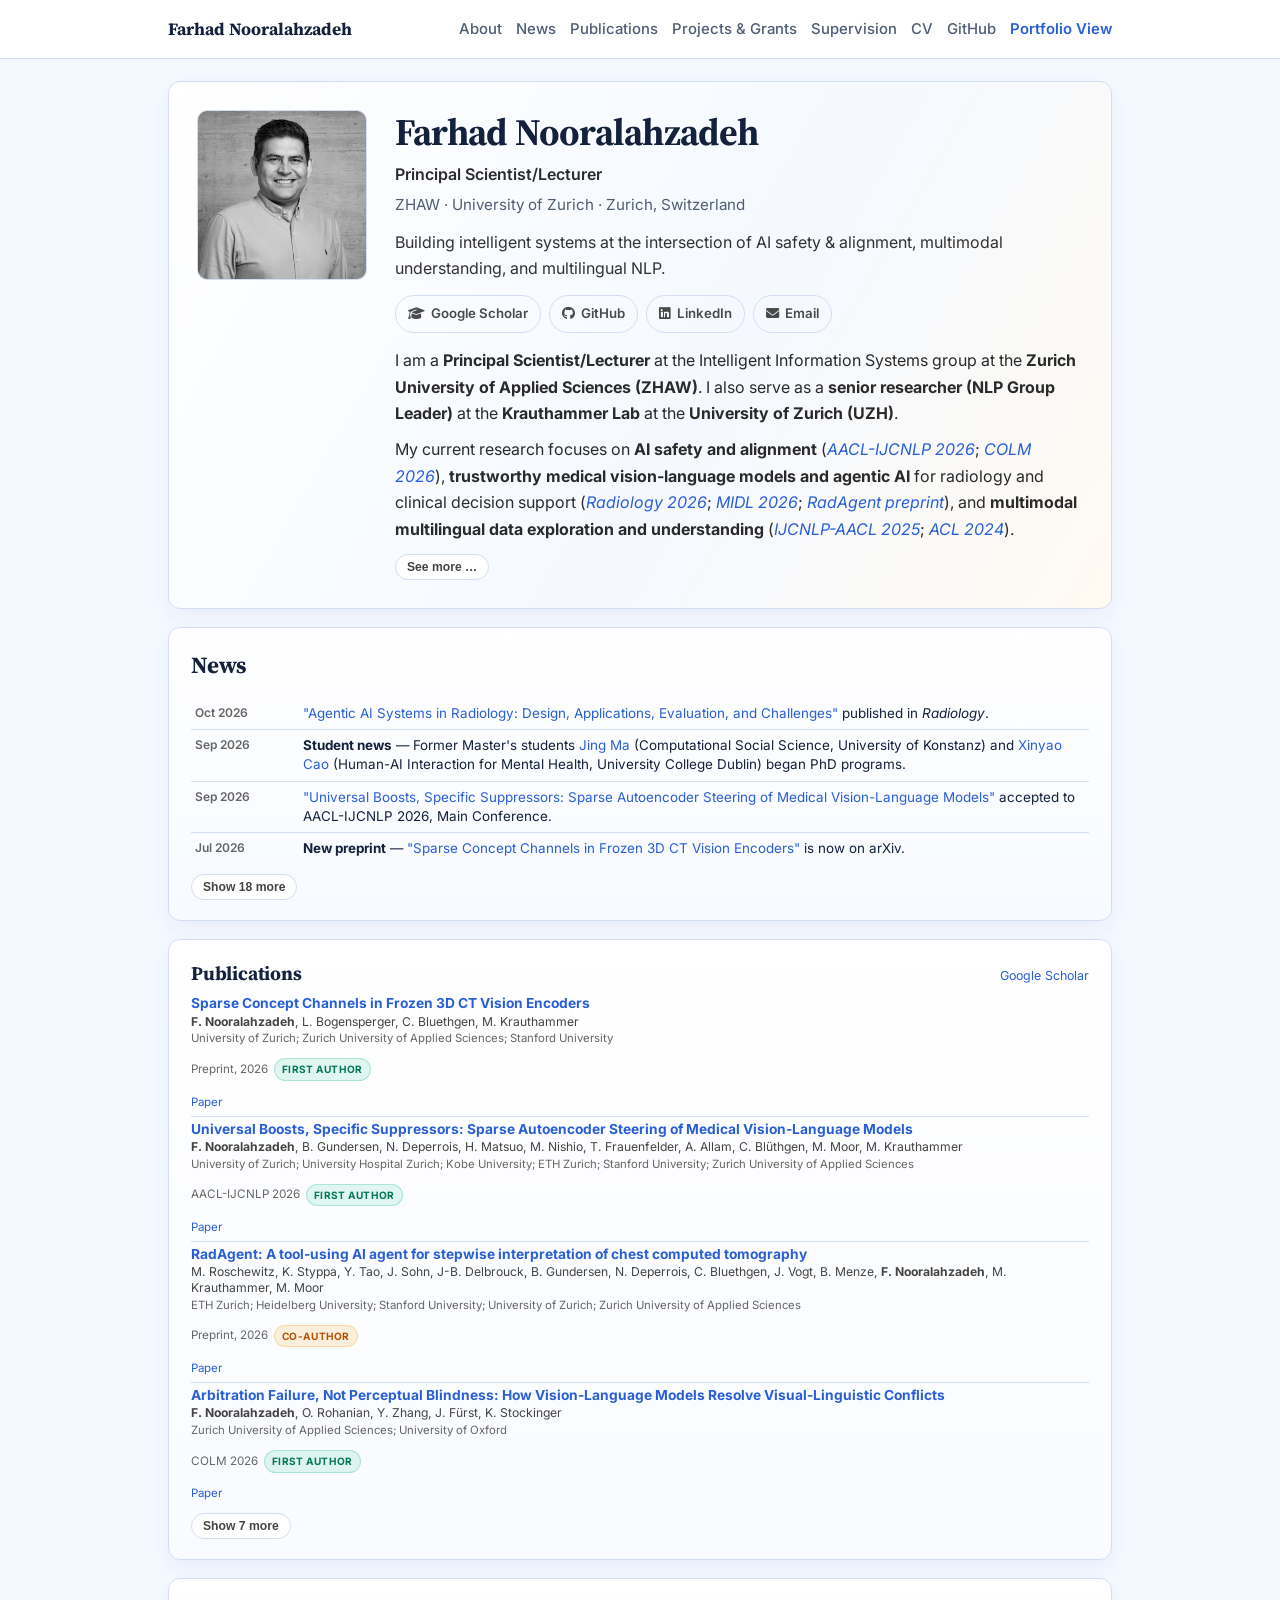
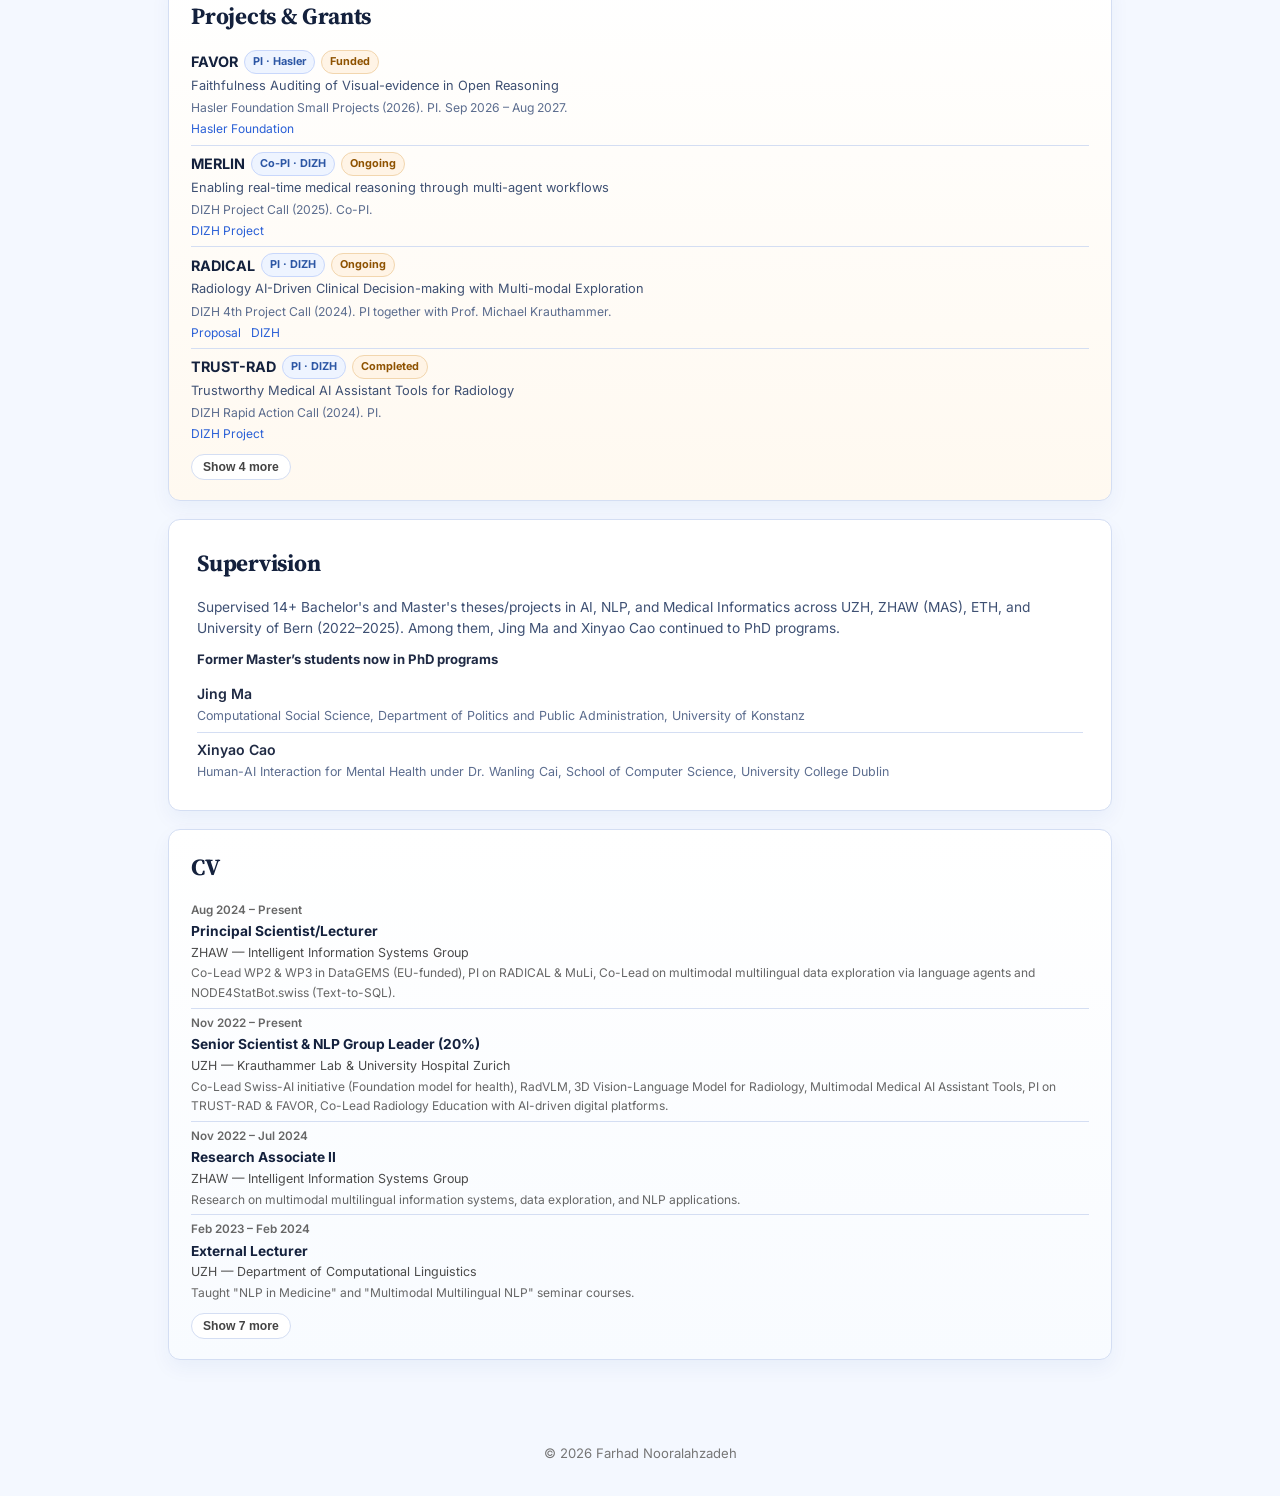
<file: index.html>
<!DOCTYPE html>
<html lang="en">
<head>
    <meta charset="UTF-8">
    <meta name="viewport" content="width=device-width, initial-scale=1.0">
    <title>Farhad Nooralahzadeh | Academic View</title>
    <meta name="description" content="Academic profile of Farhad Nooralahzadeh: research, news, publications, and CV timeline.">
    <link rel="preconnect" href="https://fonts.googleapis.com">
    <link rel="preconnect" href="https://fonts.gstatic.com" crossorigin>
    <link href="https://fonts.googleapis.com/css2?family=Inter:wght@400;500;600;700&family=Source+Serif+4:wght@400;600;700&display=swap" rel="stylesheet">
    <link rel="stylesheet" href="https://cdnjs.cloudflare.com/ajax/libs/font-awesome/6.5.1/css/all.min.css">
    <link rel="stylesheet" href="style_01.css?v=6">
</head>
<body>
    <header class="topbar">
        <div class="topbar-inner">
            <a href="#about" class="brand">Farhad Nooralahzadeh</a>
            <button class="menu-toggle" id="menuToggle" aria-label="Toggle menu">
                <i class="fas fa-bars"></i>
            </button>
            <nav class="menu" id="menu">
                <a href="#about">About</a>
                <a href="#news">News</a>
                <a href="#publications">Publications</a>
                <a href="#projects">Projects &amp; Grants</a>
                <a href="#supervision">Supervision</a>
                <a href="#cv">CV</a>
                <a href="#" id="githubLink" target="_blank" rel="noopener">GitHub</a>
                <a href="index_portfolio.html" class="switch-link">Portfolio View</a>
            </nav>
        </div>
    </header>

    <main class="page">
        <section id="about" class="hero card">
            <div class="hero-photo" id="heroPhoto"></div>
            <div class="hero-main">
                <h1 id="name"></h1>
                <p class="hero-role" id="title"></p>
                <p class="hero-affiliation" id="affiliation"></p>
                <p class="hero-tagline" id="tagline"></p>
                <div class="hero-links" id="heroLinks"></div>
                <div class="about-copy" id="aboutCopy"></div>
                <div class="section-toggle-wrap about-toggle-wrap">
                    <button class="section-toggle-btn" id="aboutToggleBtn" type="button" hidden>
                        See more …
                    </button>
                </div>
            </div>
        </section>

        <section id="news" class="section card">
            <h2>News</h2>
            <div class="news-table-wrap">
                <table class="news-table">
                    <tbody id="newsRows"></tbody>
                </table>
            </div>
            <div class="section-toggle-wrap">
                <button class="section-toggle-btn" id="newsToggleBtn" type="button" hidden>
                    Show more
                </button>
            </div>
        </section>

        <section id="publications" class="section card">
            <div class="section-head">
                <h2>Publications</h2>
                <a href="#" id="scholarLink" target="_blank" rel="noopener">Google Scholar</a>
            </div>
            <div class="pub-list" id="pubList"></div>
            <div class="section-toggle-wrap">
                <button class="section-toggle-btn" id="pubToggleBtn" type="button" hidden>
                    Show more
                </button>
            </div>
        </section>

        <section id="projects" class="section card">
            <h2>Projects &amp; Grants</h2>
            <div class="project-list" id="projectList"></div>
            <div class="section-toggle-wrap">
                <button class="section-toggle-btn" id="projectToggleBtn" type="button" hidden>
                    Show more
                </button>
            </div>
        </section>

        <section id="supervision" class="section card">
            <h2>Supervision</h2>
            <p class="supervision-summary" id="supervisionSummary"></p>
            <div class="supervision-list" id="supervisionList"></div>
        </section>

        <section id="cv" class="section card">
            <h2>CV</h2>
            <div class="cv-list" id="cvList"></div>
            <div class="section-toggle-wrap">
                <button class="section-toggle-btn" id="cvToggleBtn" type="button" hidden>
                    Show more
                </button>
            </div>
        </section>
    </main>

    <footer class="footer">
        <p>&copy; 2026 Farhad Nooralahzadeh</p>
    </footer>

    <script src="data.js?v=51"></script>
    <script src="script_01.js?v=6"></script>
</body>
</html>
</file>
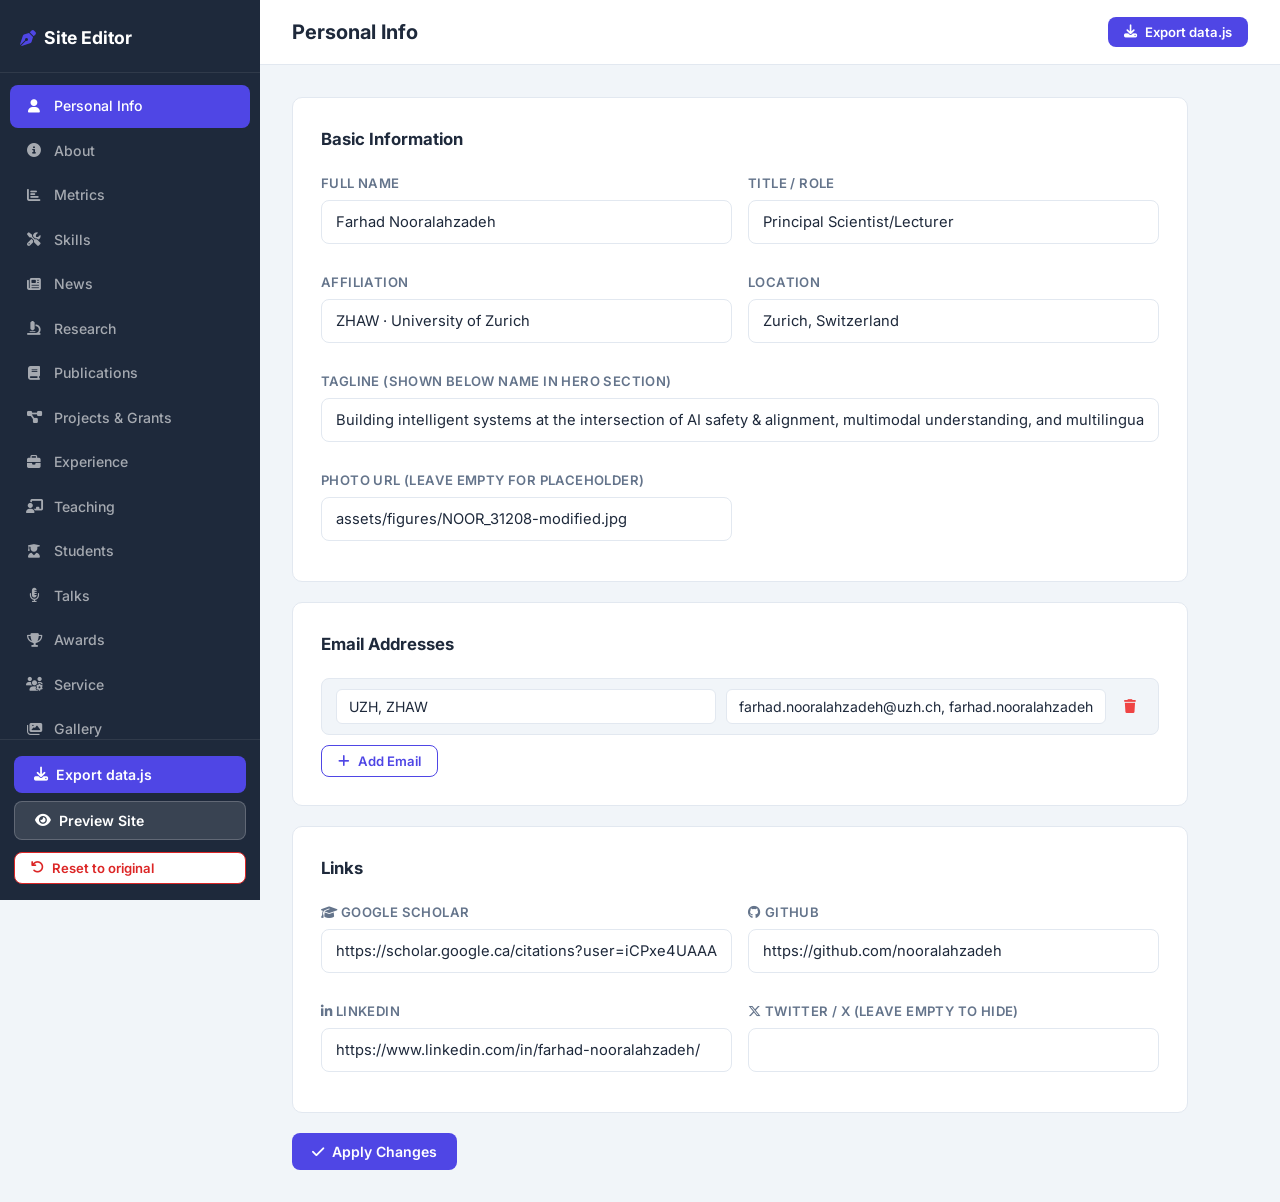
<file: admin.html>
<!DOCTYPE html>
<html lang="en">
<head>
    <meta charset="UTF-8">
    <meta name="viewport" content="width=device-width, initial-scale=1.0">
    <title>Site Editor — Farhad Nooralahzadeh</title>
    <link rel="preconnect" href="https://fonts.googleapis.com">
    <link rel="preconnect" href="https://fonts.gstatic.com" crossorigin>
    <link href="https://fonts.googleapis.com/css2?family=Inter:wght@300;400;500;600;700&display=swap" rel="stylesheet">
    <link rel="stylesheet" href="https://cdnjs.cloudflare.com/ajax/libs/font-awesome/6.5.1/css/all.min.css">
    <link rel="stylesheet" href="admin.css">
</head>
<body>
    <div class="admin-layout">
        <!-- Sidebar -->
        <aside class="sidebar" id="sidebar">
            <div class="sidebar-header">
                <h2><i class="fas fa-pen-nib"></i> Site Editor</h2>
                <button class="sidebar-close" id="sidebarClose"><i class="fas fa-times"></i></button>
            </div>
            <nav class="sidebar-nav">
                <a href="#" class="sidebar-link active" data-section="personal"><i class="fas fa-user"></i> Personal Info</a>
                <a href="#" class="sidebar-link" data-section="about"><i class="fas fa-info-circle"></i> About</a>
                <a href="#" class="sidebar-link" data-section="metrics"><i class="fas fa-chart-bar"></i> Metrics</a>
                <a href="#" class="sidebar-link" data-section="skills"><i class="fas fa-tools"></i> Skills</a>
                <a href="#" class="sidebar-link" data-section="news"><i class="fas fa-newspaper"></i> News</a>
                <a href="#" class="sidebar-link" data-section="research"><i class="fas fa-microscope"></i> Research</a>
                <a href="#" class="sidebar-link" data-section="publications"><i class="fas fa-book"></i> Publications</a>
                <a href="#" class="sidebar-link" data-section="projects"><i class="fas fa-project-diagram"></i> Projects & Grants</a>
                <a href="#" class="sidebar-link" data-section="experience"><i class="fas fa-briefcase"></i> Experience</a>
                <a href="#" class="sidebar-link" data-section="teaching"><i class="fas fa-chalkboard-teacher"></i> Teaching</a>
                <a href="#" class="sidebar-link" data-section="students"><i class="fas fa-user-graduate"></i> Students</a>
                <a href="#" class="sidebar-link" data-section="talks"><i class="fas fa-microphone-alt"></i> Talks</a>
                <a href="#" class="sidebar-link" data-section="awards"><i class="fas fa-trophy"></i> Awards</a>
                <a href="#" class="sidebar-link" data-section="service"><i class="fas fa-users-cog"></i> Service</a>
                <a href="#" class="sidebar-link" data-section="gallery"><i class="fas fa-images"></i> Gallery</a>
            </nav>
            <div class="sidebar-actions">
                <button class="btn btn-primary" id="btnSave"><i class="fas fa-download"></i> Export data.js</button>
                <button class="btn btn-secondary" id="btnPreview"><i class="fas fa-eye"></i> Preview Site</button>
                <button class="btn btn-outline btn-sm" id="btnReset" style="margin-top:4px;color:#dc2626;border-color:#dc2626"><i class="fas fa-undo"></i> Reset to original</button>
            </div>
        </aside>

        <!-- Main content -->
        <main class="main-content">
            <header class="main-header">
                <button class="menu-toggle" id="menuToggle"><i class="fas fa-bars"></i></button>
                <h1 id="sectionTitle">Personal Info</h1>
                <div class="header-actions">
                    <button class="btn btn-sm btn-primary" id="btnSaveTop"><i class="fas fa-download"></i> Export data.js</button>
                </div>
            </header>

            <div class="editor-area" id="editorArea">
                <!-- Dynamic content inserted here -->
            </div>
        </main>
    </div>

    <!-- Draft banner (shown only when NOT using dev server) -->
    <div class="draft-banner" id="draftBanner" style="display:none">
        <i class="fas fa-info-circle"></i>
        <span>Draft saved in browser only. Run <code style="background:#dbeafe;padding:2px 6px;border-radius:4px">python3 serve.py</code> to auto-save data.js, or click <strong>Export data.js</strong> to download manually.</span>
    </div>

    <!-- Toast notification -->
    <div class="toast" id="toast"></div>

    <script src="data.js?v=51"></script>
    <script>
    /* ==========================================================
       ADMIN EDITOR — Visual editor for data.js
       ========================================================== */

    // Load from localStorage if saved, otherwise from data.js
    // Version check: if data.js has a newer _dataVersion, discard the stale draft
    const STORAGE_KEY = 'siteDataDraft';
    let data;
    const saved = localStorage.getItem(STORAGE_KEY);
    if (saved) {
        try {
            const draft = JSON.parse(saved);
            const fileVersion = siteData._dataVersion || 0;
            const draftVersion = draft._dataVersion || 0;
            if (draftVersion < fileVersion) {
                console.log(`[Admin] data.js updated (v${fileVersion} > draft v${draftVersion}). Loading fresh data.`);
                data = JSON.parse(JSON.stringify(siteData));
                localStorage.removeItem(STORAGE_KEY);
            } else {
                data = draft;
                console.log('[Admin] Loaded draft from localStorage (v' + draftVersion + ')');
            }
        } catch (e) {
            data = JSON.parse(JSON.stringify(siteData));
        }
    } else {
        data = JSON.parse(JSON.stringify(siteData));
    }

    // Persist to localStorage AND write data.js via dev server
    function persistDraft() {
        localStorage.setItem(STORAGE_KEY, JSON.stringify(data));

        // Try to save data.js through the local dev server
        fetch('/save-data', {
            method: 'POST',
            headers: { 'Content-Type': 'application/json' },
            body: JSON.stringify(data)
        })
        .then(r => r.json())
        .then(res => {
            if (res.ok) {
                document.getElementById('draftBanner').style.display = 'none';
                console.log('[Admin] data.js saved to disk');
            }
        })
        .catch(() => {
            // Not running via dev server — show draft banner
            document.getElementById('draftBanner').style.display = '';
            console.log('[Admin] Saved to localStorage only (run serve.py for auto-save to data.js)');
        });
    }

    const editorArea = document.getElementById('editorArea');
    const sectionTitle = document.getElementById('sectionTitle');

    // ─── Sidebar navigation ─────────────────────────────
    document.querySelectorAll('.sidebar-link').forEach(link => {
        link.addEventListener('click', e => {
            e.preventDefault();
            document.querySelectorAll('.sidebar-link').forEach(l => l.classList.remove('active'));
            link.classList.add('active');
            const section = link.dataset.section;
            sectionTitle.textContent = link.textContent.trim();
            renderSection(section);
            // Close sidebar on mobile
            document.getElementById('sidebar').classList.remove('open');
        });
    });

    // Mobile menu
    document.getElementById('menuToggle').addEventListener('click', () => {
        document.getElementById('sidebar').classList.toggle('open');
    });
    document.getElementById('sidebarClose').addEventListener('click', () => {
        document.getElementById('sidebar').classList.remove('open');
    });

    // Save / Preview buttons
    document.getElementById('btnSave').addEventListener('click', downloadDataJS);
    document.getElementById('btnSaveTop').addEventListener('click', downloadDataJS);
    document.getElementById('btnPreview').addEventListener('click', () => {
        window.open('index.html', '_blank');
    });

    document.getElementById('btnReset').addEventListener('click', () => {
        if (confirm('Reset all changes and revert to the original data.js? This cannot be undone.')) {
            localStorage.removeItem(STORAGE_KEY);
            data = JSON.parse(JSON.stringify(siteData));
            renderSection('personal');
            document.querySelectorAll('.sidebar-link').forEach(l => l.classList.remove('active'));
            document.querySelector('.sidebar-link[data-section="personal"]').classList.add('active');
            sectionTitle.textContent = 'Personal Info';
            document.getElementById('draftBanner').style.display = 'none';
            showToast('Reset to original data.js');
        }
    });

    // ─── Section Renderers ──────────────────────────────
    function renderSection(section) {
        const renderers = {
            personal: renderPersonalEditor,
            about: renderAboutEditor,
            metrics: renderMetricsEditor,
            skills: renderSkillsEditor,
            news: renderNewsEditor,
            research: renderResearchEditor,
            publications: renderPublicationsEditor,
            projects: renderProjectsEditor,
            experience: renderExperienceEditor,
            teaching: renderTeachingEditor,
            students: renderStudentsEditor,
            talks: renderTalksEditor,
            awards: renderAwardsEditor,
            service: renderServiceEditor,
            gallery: renderGalleryEditor
        };
        (renderers[section] || renderers.personal)();
    }

    // ─── PERSONAL INFO ──────────────────────────────────
    function renderPersonalEditor() {
        const d = data.personal;
        editorArea.innerHTML = `
            <div class="editor-card">
                <h3>Basic Information</h3>
                <div class="form-grid">
                    <div class="form-group">
                        <label>Full Name</label>
                        <input type="text" id="p-name" value="${esc(d.name)}">
                    </div>
                    <div class="form-group">
                        <label>Title / Role</label>
                        <input type="text" id="p-title" value="${esc(d.title)}">
                    </div>
                    <div class="form-group">
                        <label>Affiliation</label>
                        <input type="text" id="p-affiliation" value="${esc(d.affiliation)}">
                    </div>
                    <div class="form-group">
                        <label>Location</label>
                        <input type="text" id="p-location" value="${esc(d.location || '')}" placeholder="e.g. Zurich, Switzerland">
                    </div>
                    <div class="form-group col-span-full">
                        <label>Tagline (shown below name in hero section)</label>
                        <input type="text" id="p-tagline" value="${esc(d.tagline || '')}" placeholder="e.g. Building intelligent systems at the intersection of...">
                    </div>
                    <div class="form-group">
                        <label>Photo URL (leave empty for placeholder)</label>
                        <input type="text" id="p-photo" value="${esc(d.photo)}" placeholder="e.g. assets/profile.jpg">
                    </div>
                </div>
            </div>

            <div class="editor-card">
                <h3>Email Addresses</h3>
                <div id="emails-list">
                    ${d.emails.map((e, i) => `
                        <div class="inline-group" data-idx="${i}">
                            <input type="text" placeholder="Label" value="${esc(e.label)}" data-field="label">
                            <input type="email" placeholder="Email" value="${esc(e.address)}" data-field="address">
                            <button class="btn-icon btn-danger" onclick="removeEmail(${i})"><i class="fas fa-trash"></i></button>
                        </div>`).join('')}
                </div>
                <button class="btn btn-sm btn-outline" onclick="addEmail()"><i class="fas fa-plus"></i> Add Email</button>
            </div>

            <div class="editor-card">
                <h3>Links</h3>
                <div class="form-grid">
                    <div class="form-group">
                        <label><i class="fas fa-graduation-cap"></i> Google Scholar</label>
                        <input type="url" id="p-scholar" value="${esc(d.links.scholar)}">
                    </div>
                    <div class="form-group">
                        <label><i class="fab fa-github"></i> GitHub</label>
                        <input type="url" id="p-github" value="${esc(d.links.github)}">
                    </div>
                    <div class="form-group">
                        <label><i class="fab fa-linkedin-in"></i> LinkedIn</label>
                        <input type="url" id="p-linkedin" value="${esc(d.links.linkedin)}">
                    </div>
                    <div class="form-group">
                        <label><i class="fab fa-x-twitter"></i> Twitter / X (leave empty to hide)</label>
                        <input type="url" id="p-twitter" value="${esc(d.links.twitter)}">
                    </div>
                </div>
            </div>
            <button class="btn btn-primary" onclick="savePersonal()"><i class="fas fa-check"></i> Apply Changes</button>
        `;
    }

    function savePersonal() {
        data.personal.name = val('p-name');
        data.personal.title = val('p-title');
        data.personal.affiliation = val('p-affiliation');
        data.personal.location = val('p-location');
        data.personal.tagline = val('p-tagline');
        data.personal.photo = val('p-photo');
        data.personal.links.scholar = val('p-scholar');
        data.personal.links.github = val('p-github');
        data.personal.links.linkedin = val('p-linkedin');
        data.personal.links.twitter = val('p-twitter');

        // Emails
        data.personal.emails = [];
        document.querySelectorAll('#emails-list .inline-group').forEach(row => {
            const label = row.querySelector('[data-field="label"]').value.trim();
            const address = row.querySelector('[data-field="address"]').value.trim();
            if (label && address) data.personal.emails.push({ label, address });
        });
        persistDraft();
        showToast('Personal info saved');
    }

    window.addEmail = function() {
        data.personal.emails.push({ label: '', address: '' });
        renderPersonalEditor();
    };
    window.removeEmail = function(i) {
        data.personal.emails.splice(i, 1);
        renderPersonalEditor();
    };

    // ─── ABOUT ──────────────────────────────────────────
    function renderAboutEditor() {
        const d = data.about;
        editorArea.innerHTML = `
            <div class="editor-card">
                <h3>About Paragraphs <span class="hint">HTML allowed (e.g. &lt;strong&gt;, &lt;em&gt;, &lt;a&gt;)</span></h3>
                <div id="about-paragraphs">
                    ${d.paragraphs.map((p, i) => `
                        <div class="form-group">
                            <label>Paragraph ${i + 1}
                                <button class="btn-icon btn-danger float-right" onclick="removeAboutParagraph(${i})"><i class="fas fa-trash"></i></button>
                            </label>
                            <textarea rows="4" data-idx="${i}">${esc(p)}</textarea>
                        </div>`).join('')}
                </div>
                <button class="btn btn-sm btn-outline" onclick="addAboutParagraph()"><i class="fas fa-plus"></i> Add Paragraph</button>
            </div>

            <div class="editor-card">
                <h3>Highlight Cards</h3>
                <div id="about-highlights">
                    ${d.highlights.map((h, i) => `
                        <div class="card-group" data-idx="${i}">
                            <div class="card-group-header">
                                <strong>Card ${i + 1}</strong>
                                <button class="btn-icon btn-danger" onclick="removeHighlight(${i})"><i class="fas fa-trash"></i></button>
                            </div>
                            <div class="form-grid-3">
                                <div class="form-group">
                                    <label>Icon (FA class)</label>
                                    <input type="text" value="${esc(h.icon)}" data-field="icon">
                                </div>
                                <div class="form-group">
                                    <label>Title</label>
                                    <input type="text" value="${esc(h.title)}" data-field="title">
                                </div>
                                <div class="form-group">
                                    <label>Text</label>
                                    <input type="text" value="${esc(h.text)}" data-field="text">
                                </div>
                            </div>
                        </div>`).join('')}
                </div>
                <button class="btn btn-sm btn-outline" onclick="addHighlight()"><i class="fas fa-plus"></i> Add Card</button>
            </div>
            <button class="btn btn-primary" onclick="saveAbout()"><i class="fas fa-check"></i> Apply Changes</button>
        `;
    }

    function saveAbout() {
        data.about.paragraphs = [];
        document.querySelectorAll('#about-paragraphs textarea').forEach(ta => {
            if (ta.value.trim()) data.about.paragraphs.push(ta.value.trim());
        });
        data.about.highlights = [];
        document.querySelectorAll('#about-highlights .card-group').forEach(card => {
            data.about.highlights.push({
                icon: card.querySelector('[data-field="icon"]').value.trim(),
                title: card.querySelector('[data-field="title"]').value.trim(),
                text: card.querySelector('[data-field="text"]').value.trim()
            });
        });
        persistDraft();
        showToast('About section saved');
    }

    window.addAboutParagraph = function() { data.about.paragraphs.push(''); renderAboutEditor(); };
    window.removeAboutParagraph = function(i) { data.about.paragraphs.splice(i, 1); renderAboutEditor(); };
    window.addHighlight = function() { data.about.highlights.push({ icon: 'fas fa-star', title: '', text: '' }); renderAboutEditor(); };
    window.removeHighlight = function(i) { data.about.highlights.splice(i, 1); renderAboutEditor(); };

    // ─── METRICS ────────────────────────────────────────
    function renderMetricsEditor() {
        if (!data.metrics) data.metrics = [];
        editorArea.innerHTML = `
            <div class="editor-card">
                <div class="card-header-flex">
                    <h3>Impact Metrics Bar <span class="hint">Shown in the About section (e.g. "23+ Publications")</span></h3>
                    <button class="btn btn-sm btn-outline" onclick="addMetric()"><i class="fas fa-plus"></i> Add Metric</button>
                </div>
                <div id="metric-items">
                    ${data.metrics.map((m, i) => `
                        <div class="inline-group" data-idx="${i}">
                            <input type="text" placeholder="Value (e.g. 23+)" value="${esc(m.value)}" data-field="value" style="flex:0 0 120px">
                            <input type="text" placeholder="Label (e.g. Publications)" value="${esc(m.label)}" data-field="label">
                            ${i > 0 ? `<button class="btn-icon" onclick="moveItem('metrics',${i},-1)" title="Move up"><i class="fas fa-arrow-up"></i></button>` : ''}
                            ${i < data.metrics.length - 1 ? `<button class="btn-icon" onclick="moveItem('metrics',${i},1)" title="Move down"><i class="fas fa-arrow-down"></i></button>` : ''}
                            <button class="btn-icon btn-danger" onclick="removeMetric(${i})"><i class="fas fa-trash"></i></button>
                        </div>`).join('')}
                    ${data.metrics.length === 0 ? '<p class="empty-msg">No metrics added yet.</p>' : ''}
                </div>
            </div>
            <button class="btn btn-primary" onclick="saveMetrics()"><i class="fas fa-check"></i> Apply Changes</button>
        `;
    }

    function saveMetrics() {
        data.metrics = [];
        document.querySelectorAll('#metric-items .inline-group').forEach(row => {
            data.metrics.push({
                value: row.querySelector('[data-field="value"]').value.trim(),
                label: row.querySelector('[data-field="label"]').value.trim()
            });
        });
        persistDraft();
        showToast('Metrics saved');
    }

    window.addMetric = function() { data.metrics.push({ value: '', label: '' }); renderMetricsEditor(); };
    window.removeMetric = function(i) { data.metrics.splice(i, 1); renderMetricsEditor(); };

    // ─── SKILLS ─────────────────────────────────────────
    function renderSkillsEditor() {
        if (!data.skills) data.skills = [];
        editorArea.innerHTML = `
            <div class="editor-card">
                <div class="card-header-flex">
                    <h3>Technical Expertise <span class="hint">Skill categories shown in the "Technical Expertise" section</span></h3>
                    <button class="btn btn-sm btn-outline" onclick="addSkillCategory()"><i class="fas fa-plus"></i> Add Category</button>
                </div>
                <div id="skill-items">
                    ${data.skills.map((cat, i) => `
                        <div class="list-card" data-idx="${i}">
                            <div class="list-card-header">
                                <strong>${cat.category || 'New Category'}</strong>
                                <div class="list-card-actions">
                                    ${i > 0 ? `<button class="btn-icon" onclick="moveItem('skills',${i},-1)" title="Move up"><i class="fas fa-arrow-up"></i></button>` : ''}
                                    ${i < data.skills.length - 1 ? `<button class="btn-icon" onclick="moveItem('skills',${i},1)" title="Move down"><i class="fas fa-arrow-down"></i></button>` : ''}
                                    <button class="btn-icon btn-danger" onclick="removeSkillCategory(${i})"><i class="fas fa-trash"></i></button>
                                </div>
                            </div>
                            <div class="form-group">
                                <label>Category Name</label>
                                <input type="text" value="${esc(cat.category)}" data-field="category" placeholder="e.g. AI & Machine Learning">
                            </div>
                            <div class="form-group">
                                <label>Items (comma-separated)</label>
                                <textarea rows="2" data-field="items">${esc((cat.items || []).join(', '))}</textarea>
                            </div>
                        </div>`).join('')}
                    ${data.skills.length === 0 ? '<p class="empty-msg">No skill categories added yet.</p>' : ''}
                </div>
            </div>
            <button class="btn btn-primary" onclick="saveSkills()"><i class="fas fa-check"></i> Apply Changes</button>
        `;
    }

    function saveSkills() {
        data.skills = [];
        document.querySelectorAll('#skill-items .list-card').forEach(card => {
            const itemsRaw = card.querySelector('[data-field="items"]').value.trim();
            data.skills.push({
                category: card.querySelector('[data-field="category"]').value.trim(),
                items: itemsRaw ? itemsRaw.split(',').map(s => s.trim()).filter(Boolean) : []
            });
        });
        persistDraft();
        showToast('Skills saved');
    }

    window.addSkillCategory = function() { data.skills.push({ category: '', items: [] }); renderSkillsEditor(); };
    window.removeSkillCategory = function(i) { data.skills.splice(i, 1); renderSkillsEditor(); };

    // ─── NEWS ───────────────────────────────────────────
    function renderNewsEditor() {
        editorArea.innerHTML = `
            <div class="editor-card">
                <div class="card-header-flex">
                    <h3>News Items <span class="hint">Newest first. HTML allowed in text.</span></h3>
                    <button class="btn btn-sm btn-outline" onclick="addNews()"><i class="fas fa-plus"></i> Add News</button>
                </div>
                <div id="news-items">
                    ${data.news.map((n, i) => `
                        <div class="list-card" data-idx="${i}">
                            <div class="list-card-header">
                                <span class="list-card-badge">${n.month} ${n.year}</span>
                                <div class="list-card-actions">
                                    ${i > 0 ? `<button class="btn-icon" onclick="moveItem('news',${i},-1)" title="Move up"><i class="fas fa-arrow-up"></i></button>` : ''}
                                    ${i < data.news.length - 1 ? `<button class="btn-icon" onclick="moveItem('news',${i},1)" title="Move down"><i class="fas fa-arrow-down"></i></button>` : ''}
                                    <button class="btn-icon btn-danger" onclick="removeNews(${i})"><i class="fas fa-trash"></i></button>
                                </div>
                            </div>
                            <div class="form-grid-3">
                                <div class="form-group">
                                    <label>Month</label>
                                    <input type="text" value="${esc(n.month)}" data-field="month" placeholder="e.g. Feb">
                                </div>
                                <div class="form-group">
                                    <label>Year</label>
                                    <input type="text" value="${esc(n.year)}" data-field="year" placeholder="e.g. 2025">
                                </div>
                                <div class="form-group">
                                    <label>Icon</label>
                                    <select data-field="icon">
                                        <option value="fas fa-newspaper" ${n.icon === 'fas fa-newspaper' ? 'selected' : ''}>📰 News</option>
                                        <option value="fas fa-file-alt" ${n.icon === 'fas fa-file-alt' ? 'selected' : ''}>📄 Paper</option>
                                        <option value="fas fa-trophy" ${n.icon === 'fas fa-trophy' ? 'selected' : ''}>🏆 Award</option>
                                        <option value="fas fa-users" ${n.icon === 'fas fa-users' ? 'selected' : ''}>👥 Talk</option>
                                        <option value="fas fa-code" ${n.icon === 'fas fa-code' ? 'selected' : ''}>💻 Code</option>
                                        <option value="fas fa-bullhorn" ${n.icon === 'fas fa-bullhorn' ? 'selected' : ''}>📢 Announcement</option>
                                        <option value="fas fa-star" ${n.icon === 'fas fa-star' ? 'selected' : ''}>⭐ Highlight</option>
                                    </select>
                                </div>
                            </div>
                            <div class="form-group">
                                <label>Text (HTML allowed)</label>
                                <textarea rows="3" data-field="text">${esc(n.text)}</textarea>
                            </div>
                        </div>`).join('')}
                </div>
            </div>
            <button class="btn btn-primary" onclick="saveNews()"><i class="fas fa-check"></i> Apply Changes</button>
        `;
    }

    function saveNews() {
        data.news = [];
        document.querySelectorAll('#news-items .list-card').forEach(card => {
            data.news.push({
                month: card.querySelector('[data-field="month"]').value.trim(),
                year: card.querySelector('[data-field="year"]').value.trim(),
                icon: card.querySelector('[data-field="icon"]').value,
                text: card.querySelector('[data-field="text"]').value.trim()
            });
        });
        persistDraft();
        showToast('News saved');
    }

    window.addNews = function() {
        data.news.unshift({ month: '', year: new Date().getFullYear().toString(), icon: 'fas fa-newspaper', text: '' });
        renderNewsEditor();
    };
    window.removeNews = function(i) { data.news.splice(i, 1); renderNewsEditor(); };

    // ─── RESEARCH ───────────────────────────────────────
    function renderResearchEditor() {
        editorArea.innerHTML = `
            <div class="editor-card">
                <div class="card-header-flex">
                    <h3>Research Interests</h3>
                    <button class="btn btn-sm btn-outline" onclick="addResearch()"><i class="fas fa-plus"></i> Add</button>
                </div>
                <div id="research-items">
                    ${data.research.map((r, i) => `
                        <div class="list-card" data-idx="${i}">
                            <div class="list-card-header">
                                <strong><i class="${r.icon}"></i> ${r.title || 'New Interest'}</strong>
                                <button class="btn-icon btn-danger" onclick="removeResearch(${i})"><i class="fas fa-trash"></i></button>
                            </div>
                            <div class="form-grid-3">
                                <div class="form-group">
                                    <label>Icon (FA class)</label>
                                    <input type="text" value="${esc(r.icon)}" data-field="icon">
                                </div>
                                <div class="form-group col-span-2">
                                    <label>Title</label>
                                    <input type="text" value="${esc(r.title)}" data-field="title">
                                </div>
                            </div>
                            <div class="form-group">
                                <label>Description</label>
                                <textarea rows="2" data-field="text">${esc(r.text)}</textarea>
                            </div>
                            <div class="form-group">
                                <label>Subtopics (one per line)</label>
                                <textarea rows="3" data-field="subtopics">${esc((r.subtopics || []).join('\n'))}</textarea>
                            </div>
                        </div>`).join('')}
                </div>
            </div>
            <button class="btn btn-primary" onclick="saveResearch()"><i class="fas fa-check"></i> Apply Changes</button>
        `;
    }

    function saveResearch() {
        data.research = [];
        document.querySelectorAll('#research-items .list-card').forEach(card => {
            const subtopicsRaw = card.querySelector('[data-field="subtopics"]').value.trim();
            const subtopics = subtopicsRaw ? subtopicsRaw.split('\n').map(s => s.trim()).filter(Boolean) : [];
            data.research.push({
                icon: card.querySelector('[data-field="icon"]').value.trim(),
                title: card.querySelector('[data-field="title"]').value.trim(),
                text: card.querySelector('[data-field="text"]').value.trim(),
                subtopics: subtopics
            });
        });
        persistDraft();
        showToast('Research interests saved');
    }

    window.addResearch = function() { data.research.push({ icon: 'fas fa-star', title: '', text: '', subtopics: [] }); renderResearchEditor(); };
    window.removeResearch = function(i) { data.research.splice(i, 1); renderResearchEditor(); };

    // ─── PUBLICATIONS ───────────────────────────────────
    function renderPublicationsEditor() {
        editorArea.innerHTML = `
            <div class="editor-card">
                <div class="card-header-flex">
                    <h3>Publications <span class="hint">HTML allowed in authors field.</span></h3>
                    <button class="btn btn-sm btn-outline" onclick="addPublication()"><i class="fas fa-plus"></i> Add</button>
                </div>
                <div id="pub-items">
                    ${data.publications.map((p, i) => `
                        <div class="list-card" data-idx="${i}">
                            <div class="list-card-header">
                                <strong>${p.title || 'New Publication'}</strong>
                                <div class="list-card-actions">
                                    ${i > 0 ? `<button class="btn-icon" onclick="moveItem('publications',${i},-1)"><i class="fas fa-arrow-up"></i></button>` : ''}
                                    ${i < data.publications.length - 1 ? `<button class="btn-icon" onclick="moveItem('publications',${i},1)"><i class="fas fa-arrow-down"></i></button>` : ''}
                                    <button class="btn-icon btn-danger" onclick="removePublication(${i})"><i class="fas fa-trash"></i></button>
                                </div>
                            </div>
                            <div class="form-grid">
                                <div class="form-group">
                                    <label>Title</label>
                                    <input type="text" value="${esc(p.title)}" data-field="title">
                                </div>
                                <div class="form-group">
                                    <label>URL</label>
                                    <input type="url" value="${esc(p.url)}" data-field="url">
                                </div>
                                <div class="form-group">
                                    <label>Authors (HTML)</label>
                                    <input type="text" value="${esc(p.authors)}" data-field="authors">
                                </div>
                                <div class="form-group">
                                    <label>Venue</label>
                                    <input type="text" value="${esc(p.venue)}" data-field="venue">
                                </div>
                                <div class="form-group">
                                    <label>Category</label>
                                    <input type="text" value="${esc(p.category)}" data-field="category" placeholder="e.g. medical-ai, nlp, preprint">
                                </div>
                                <div class="form-group">
                                    <label>Role</label>
                                    <select data-field="role">
                                        <option value=""${!p.role ? ' selected' : ''}>— None —</option>
                                        <option value="First Author"${p.role === 'First Author' ? ' selected' : ''}>First Author</option>
                                        <option value="Senior Author"${p.role === 'Senior Author' ? ' selected' : ''}>Senior Author</option>
                                        <option value="Corresponding"${p.role === 'Corresponding' ? ' selected' : ''}>Corresponding</option>
                                    </select>
                                </div>
                                <div class="form-group">
                                    <label>Figure Icon (if no image)</label>
                                    <input type="text" value="${esc(p.figureIcon)}" data-field="figureIcon">
                                </div>
                                <div class="form-group col-span-full">
                                    <label>Figure Image Path</label>
                                    <input type="text" value="${esc(p.figure)}" data-field="figure" placeholder="e.g. assets/figures/paper.png">
                                </div>
                            </div>
                            <div class="form-group">
                                <label>Keywords (comma-separated)</label>
                                <input type="text" value="${esc((p.keywords || []).join(', '))}" data-field="keywords" placeholder="e.g. VLM, Radiology, GRPO">
                            </div>
                            <div class="form-group">
                                <label>Links (JSON array: [{"label":"Paper","url":"..."}])</label>
                                <textarea rows="2" data-field="links">${esc(JSON.stringify(p.links))}</textarea>
                            </div>
                        </div>`).join('')}
                </div>
            </div>
            <button class="btn btn-primary" onclick="savePublications()"><i class="fas fa-check"></i> Apply Changes</button>
        `;
    }

    function savePublications() {
        data.publications = [];
        document.querySelectorAll('#pub-items .list-card').forEach(card => {
            let links = [];
            try { links = JSON.parse(card.querySelector('[data-field="links"]').value); } catch(e) {}
            const keywordsRaw = card.querySelector('[data-field="keywords"]').value.trim();
            const keywords = keywordsRaw ? keywordsRaw.split(',').map(k => k.trim()).filter(Boolean) : [];
            const role = card.querySelector('[data-field="role"]').value;
            const pubObj = {
                category: card.querySelector('[data-field="category"]').value.trim(),
                authors: card.querySelector('[data-field="authors"]').value.trim(),
                title: card.querySelector('[data-field="title"]').value.trim(),
                url: card.querySelector('[data-field="url"]').value.trim(),
                venue: card.querySelector('[data-field="venue"]').value.trim(),
                figure: card.querySelector('[data-field="figure"]').value.trim(),
                figureIcon: card.querySelector('[data-field="figureIcon"]').value.trim(),
                keywords,
                links
            };
            if (role) pubObj.role = role;
            data.publications.push(pubObj);
        });
        persistDraft();
        showToast('Publications saved');
    }

    window.addPublication = function() {
        data.publications.push({ category: '', authors: '<strong>F. Nooralahzadeh</strong>, et al.', title: '', url: '', venue: '', figure: '', figureIcon: 'fas fa-file-alt', role: '', keywords: [], links: [] });
        renderPublicationsEditor();
    };
    window.removePublication = function(i) { data.publications.splice(i, 1); renderPublicationsEditor(); };

    // ─── PROJECTS ───────────────────────────────────────
    function renderProjectsEditor() {
        editorArea.innerHTML = `
            <div class="editor-card">
                <div class="card-header-flex">
                    <h3>Projects & Grants</h3>
                    <button class="btn btn-sm btn-outline" onclick="addProject()"><i class="fas fa-plus"></i> Add</button>
                </div>
                <div id="proj-items">
                    ${data.projects.map((p, i) => `
                        <div class="list-card" data-idx="${i}">
                            <div class="list-card-header">
                                <strong>${p.title || 'New Project'}</strong>
                                <div class="list-card-actions">
                                    ${i > 0 ? `<button class="btn-icon" onclick="moveItem('projects',${i},-1)"><i class="fas fa-arrow-up"></i></button>` : ''}
                                    <button class="btn-icon btn-danger" onclick="removeProject(${i})"><i class="fas fa-trash"></i></button>
                                </div>
                            </div>
                            <div class="form-grid-3">
                                <div class="form-group">
                                    <label>Badge (e.g. PI · DIZH)</label>
                                    <input type="text" value="${esc(p.badge)}" data-field="badge">
                                </div>
                                <div class="form-group">
                                    <label>Status</label>
                                    <select data-field="status">
                                        <option value="Ongoing" ${(p.status || '') === 'Ongoing' ? 'selected' : ''}>Ongoing</option>
                                        <option value="Funded" ${(p.status || '') === 'Funded' ? 'selected' : ''}>Funded</option>
                                        <option value="Completed" ${(p.status || '') === 'Completed' ? 'selected' : ''}>Completed</option>
                                    </select>
                                </div>
                                <div class="form-group">
                                    <label>Icon (FA class)</label>
                                    <input type="text" value="${esc(p.icon)}" data-field="icon">
                                </div>
                            </div>
                            <div class="form-group">
                                <label>Title</label>
                                <input type="text" value="${esc(p.title)}" data-field="title">
                            </div>
                            <div class="form-group">
                                <label>Tagline</label>
                                <input type="text" value="${esc(p.tagline)}" data-field="tagline">
                            </div>
                            <div class="form-group">
                                <label>Challenge <span class="hint">(What problem are you solving?)</span></label>
                                <textarea rows="2" data-field="challenge">${esc(p.challenge || '')}</textarea>
                            </div>
                            <div class="form-group">
                                <label>Approach <span class="hint">(How do you solve it?)</span></label>
                                <textarea rows="2" data-field="approach">${esc(p.approach || '')}</textarea>
                            </div>
                            <div class="form-group">
                                <label>Description <span class="hint">(fallback if no challenge/approach)</span></label>
                                <textarea rows="2" data-field="description">${esc(p.description)}</textarea>
                            </div>
                            <div class="form-group">
                                <label>Impact Highlights <span class="hint">(comma-separated, shown as ✅ checkmarks)</span></label>
                                <input type="text" value="${esc((p.impact || []).join(', '))}" data-field="impact" placeholder="e.g. CHF 599K funded, Multi-agent pipeline, Real-time decision support">
                            </div>
                            <div class="form-group">
                                <label>Tech Tags (comma separated)</label>
                                <input type="text" value="${esc(p.tech.join(', '))}" data-field="tech">
                            </div>
                            <div class="form-group">
                                <label>Links (JSON: [{"icon":"fab fa-github","label":"GitHub","url":"..."}])</label>
                                <textarea rows="2" data-field="links">${esc(JSON.stringify(p.links))}</textarea>
                            </div>
                        </div>`).join('')}
                </div>
            </div>
            <button class="btn btn-primary" onclick="saveProjects()"><i class="fas fa-check"></i> Apply Changes</button>
        `;
    }

    function saveProjects() {
        data.projects = [];
        document.querySelectorAll('#proj-items .list-card').forEach(card => {
            let links = [];
            try { links = JSON.parse(card.querySelector('[data-field="links"]').value); } catch(e) {}
            const impactRaw = card.querySelector('[data-field="impact"]').value.trim();
            const impact = impactRaw ? impactRaw.split(',').map(s => s.trim()).filter(Boolean) : [];
            const proj = {
                badge: card.querySelector('[data-field="badge"]').value.trim(),
                status: card.querySelector('[data-field="status"]').value,
                icon: card.querySelector('[data-field="icon"]').value.trim(),
                title: card.querySelector('[data-field="title"]').value.trim(),
                tagline: card.querySelector('[data-field="tagline"]').value.trim(),
                challenge: card.querySelector('[data-field="challenge"]').value.trim(),
                approach: card.querySelector('[data-field="approach"]').value.trim(),
                description: card.querySelector('[data-field="description"]').value.trim(),
                impact,
                tech: card.querySelector('[data-field="tech"]').value.split(',').map(s => s.trim()).filter(Boolean),
                links
            };
            data.projects.push(proj);
        });
        persistDraft();
        showToast('Projects saved');
    }

    window.addProject = function() {
        data.projects.push({ badge: '', status: 'Ongoing', icon: 'fas fa-folder', title: '', tagline: '', challenge: '', approach: '', description: '', impact: [], tech: [], links: [] });
        renderProjectsEditor();
    };
    window.removeProject = function(i) { data.projects.splice(i, 1); renderProjectsEditor(); };

    // ─── EXPERIENCE ─────────────────────────────────────
    function renderExperienceEditor() {
        editorArea.innerHTML = `
            <div class="editor-card">
                <div class="card-header-flex">
                    <h3>Experience & Education</h3>
                    <button class="btn btn-sm btn-outline" onclick="addExperience()"><i class="fas fa-plus"></i> Add</button>
                </div>
                <div id="exp-items">
                    ${data.experience.map((e, i) => `
                        <div class="list-card" data-idx="${i}">
                            <div class="list-card-header">
                                <span class="list-card-badge ${e.type === 'education' ? 'badge-edu' : ''}">${e.type === 'education' ? '🎓 Education' : '💼 Work'}</span>
                                <div class="list-card-actions">
                                    ${i > 0 ? `<button class="btn-icon" onclick="moveItem('experience',${i},-1)"><i class="fas fa-arrow-up"></i></button>` : ''}
                                    ${i < data.experience.length - 1 ? `<button class="btn-icon" onclick="moveItem('experience',${i},1)"><i class="fas fa-arrow-down"></i></button>` : ''}
                                    <button class="btn-icon btn-danger" onclick="removeExperience(${i})"><i class="fas fa-trash"></i></button>
                                </div>
                            </div>
                            <div class="form-grid-3">
                                <div class="form-group">
                                    <label>Date</label>
                                    <input type="text" value="${esc(e.date)}" data-field="date">
                                </div>
                                <div class="form-group">
                                    <label>Title / Position</label>
                                    <input type="text" value="${esc(e.title)}" data-field="title">
                                </div>
                                <div class="form-group">
                                    <label>Type</label>
                                    <select data-field="type">
                                        <option value="work" ${e.type === 'work' ? 'selected' : ''}>Work</option>
                                        <option value="education" ${e.type === 'education' ? 'selected' : ''}>Education</option>
                                    </select>
                                </div>
                            </div>
                            <div class="form-group">
                                <label>Place / Institution</label>
                                <input type="text" value="${esc(e.place)}" data-field="place">
                            </div>
                            <div class="form-group">
                                <label>Description</label>
                                <textarea rows="2" data-field="description">${esc(e.description)}</textarea>
                            </div>
                        </div>`).join('')}
                </div>
            </div>
            <button class="btn btn-primary" onclick="saveExperience()"><i class="fas fa-check"></i> Apply Changes</button>
        `;
    }

    function saveExperience() {
        data.experience = [];
        document.querySelectorAll('#exp-items .list-card').forEach(card => {
            data.experience.push({
                date: card.querySelector('[data-field="date"]').value.trim(),
                title: card.querySelector('[data-field="title"]').value.trim(),
                type: card.querySelector('[data-field="type"]').value,
                place: card.querySelector('[data-field="place"]').value.trim(),
                description: card.querySelector('[data-field="description"]').value.trim()
            });
        });
        persistDraft();
        showToast('Experience saved');
    }

    window.addExperience = function() {
        data.experience.unshift({ date: '', title: '', type: 'work', place: '', description: '' });
        renderExperienceEditor();
    };
    window.removeExperience = function(i) { data.experience.splice(i, 1); renderExperienceEditor(); };

    // ─── TEACHING ───────────────────────────────────────
    function renderTeachingEditor() {
        const t = data.teaching;
        editorArea.innerHTML = `
            <div class="editor-card">
                <div class="card-header-flex">
                    <h3>Courses</h3>
                    <button class="btn btn-sm btn-outline" onclick="addCourse()"><i class="fas fa-plus"></i> Add</button>
                </div>
                <div id="course-items">
                    ${t.courses.map((c, i) => `
                        <div class="inline-group" data-idx="${i}">
                            <input type="text" placeholder="Term" value="${esc(c.term)}" data-field="term" style="flex:0 0 130px">
                            <input type="text" placeholder="Course Name" value="${esc(c.name)}" data-field="name">
                            <input type="text" placeholder="Level" value="${esc(c.level)}" data-field="level" style="flex:0 0 200px">
                            ${i > 0 ? `<button class="btn-icon" onclick="moveCourse(${i},-1)" title="Move up"><i class="fas fa-arrow-up"></i></button>` : ''}
                            ${i < t.courses.length - 1 ? `<button class="btn-icon" onclick="moveCourse(${i},1)" title="Move down"><i class="fas fa-arrow-down"></i></button>` : ''}
                            <button class="btn-icon btn-danger" onclick="removeCourse(${i})"><i class="fas fa-trash"></i></button>
                        </div>`).join('')}
                </div>
            </div>
            <div class="editor-card">
                <h3>Certification Note</h3>
                <div class="form-group">
                    <input type="text" id="t-cert" value="${esc(t.certification)}">
                </div>
            </div>
            <button class="btn btn-primary" onclick="saveTeaching()"><i class="fas fa-check"></i> Apply Changes</button>
        `;
    }

    function saveTeaching() {
        data.teaching.courses = [];
        document.querySelectorAll('#course-items .inline-group').forEach(row => {
            data.teaching.courses.push({
                term: row.querySelector('[data-field="term"]').value.trim(),
                name: row.querySelector('[data-field="name"]').value.trim(),
                level: row.querySelector('[data-field="level"]').value.trim()
            });
        });
        data.teaching.certification = val('t-cert');
        persistDraft();
        showToast('Teaching saved');
    }

    window.addCourse = function() { data.teaching.courses.push({ term: '', name: '', level: '' }); renderTeachingEditor(); };
    window.removeCourse = function(i) { data.teaching.courses.splice(i, 1); renderTeachingEditor(); };
    window.moveCourse = function(idx, dir) {
        const arr = data.teaching.courses;
        const newIdx = idx + dir;
        if (newIdx < 0 || newIdx >= arr.length) return;
        [arr[idx], arr[newIdx]] = [arr[newIdx], arr[idx]];
        renderTeachingEditor();
    };

    // ─── STUDENTS ───────────────────────────────────────
    function renderStudentsEditor() {
        const s = data.students;
        editorArea.innerHTML = `
            <div class="editor-card">
                <h3>Summary Note</h3>
                <div class="form-group">
                    <label>Shown above the student list (e.g. total supervised count)</label>
                    <textarea rows="2" id="s-summary">${esc(s.summary)}</textarea>
                </div>
            </div>

            <div class="editor-card">
                <div class="card-header-flex">
                    <h3>Current Students <span class="hint">Displayed as a compact list on the site</span></h3>
                    <button class="btn btn-sm btn-outline" onclick="addCurrentStudent()"><i class="fas fa-plus"></i> Add Student</button>
                </div>
                <div id="current-students">
                    ${(s.current || []).map((st, i) => `
                        <div class="inline-group" data-idx="${i}">
                            <input type="text" placeholder="Student Name" value="${esc(st.name)}" data-field="name">
                            <select data-field="badge" style="flex:0 0 110px">
                                <option value="badge-master" ${st.badge === 'badge-master' ? 'selected' : ''}>Master's</option>
                                <option value="badge-bachelor" ${st.badge === 'badge-bachelor' ? 'selected' : ''}>Bachelor's</option>
                                <option value="badge-phd" ${st.badge === 'badge-phd' ? 'selected' : ''}>PhD</option>
                                <option value="badge-semester" ${st.badge === 'badge-semester' ? 'selected' : ''}>Semester</option>
                            </select>
                            <input type="text" placeholder="Degree label" value="${esc(st.degree)}" data-field="degree" style="flex:0 0 120px">
                            <input type="text" placeholder="Project title" value="${esc(st.project)}" data-field="project">
                            ${i > 0 ? `<button class="btn-icon" onclick="moveStudent('current',${i},-1)" title="Move up"><i class="fas fa-arrow-up"></i></button>` : ''}
                            ${i < s.current.length - 1 ? `<button class="btn-icon" onclick="moveStudent('current',${i},1)" title="Move down"><i class="fas fa-arrow-down"></i></button>` : ''}
                            <button class="btn-icon btn-danger" onclick="removeCurrentStudent(${i})"><i class="fas fa-trash"></i></button>
                        </div>`).join('')}
                    ${(s.current || []).length === 0 ? '<p class="empty-msg">No current students added yet. Click "Add Student" above.</p>' : ''}
                </div>
            </div>

            <div class="editor-card">
                <div class="card-header-flex">
                    <h3>Former Master&rsquo;s &rarr; PhD <span class="hint">Alumni now pursuing a PhD</span></h3>
                    <button class="btn btn-sm btn-outline" onclick="addPreviousStudent()"><i class="fas fa-plus"></i> Add Alumni</button>
                </div>
                <div id="previous-students">
                    ${(s.previous || []).map((st, i) => `
                        <div class="list-card" data-idx="${i}" style="margin-bottom:12px;padding:12px;border:1px solid var(--border,#e5e7eb);border-radius:8px">
                            <div class="inline-group" style="margin-bottom:8px">
                                <input type="text" placeholder="Student Name" value="${esc(st.name)}" data-field="name">
                                <select data-field="badge" style="flex:0 0 110px">
                                    <option value="badge-phd" ${st.badge === 'badge-phd' ? 'selected' : ''}>PhD</option>
                                    <option value="badge-master" ${st.badge === 'badge-master' ? 'selected' : ''}>Master's</option>
                                </select>
                                <input type="text" placeholder="Badge label (e.g. Now PhD)" value="${esc(st.degree)}" data-field="degree" style="flex:0 0 120px">
                                ${i > 0 ? `<button class="btn-icon" onclick="moveStudent('previous',${i},-1)" title="Move up"><i class="fas fa-arrow-up"></i></button>` : ''}
                                ${i < (s.previous || []).length - 1 ? `<button class="btn-icon" onclick="moveStudent('previous',${i},1)" title="Move down"><i class="fas fa-arrow-down"></i></button>` : ''}
                                <button class="btn-icon btn-danger" onclick="removePreviousStudent(${i})"><i class="fas fa-trash"></i></button>
                            </div>
                            <div class="form-group" style="margin-bottom:8px">
                                <input type="url" placeholder="Profile / lab URL (optional)" value="${esc(st.url || '')}" data-field="url">
                            </div>
                            <div class="form-group" style="margin:0">
                                <input type="text" placeholder="PhD topic / affiliation" value="${esc(st.project || '')}" data-field="project">
                            </div>
                        </div>`).join('')}
                    ${(s.previous || []).length === 0 ? '<p class="empty-msg">No alumni added yet.</p>' : ''}
                </div>
            </div>
            <button class="btn btn-primary" onclick="saveStudents()"><i class="fas fa-check"></i> Apply Changes</button>
        `;
    }

    function saveStudents() {
        data.students.summary = document.getElementById('s-summary').value.trim();

        data.students.current = [];
        document.querySelectorAll('#current-students .inline-group').forEach(row => {
            data.students.current.push({
                name: row.querySelector('[data-field="name"]').value.trim(),
                degree: row.querySelector('[data-field="degree"]').value.trim(),
                badge: row.querySelector('[data-field="badge"]').value,
                dates: '',
                project: row.querySelector('[data-field="project"]').value.trim(),
                description: ''
            });
        });

        data.students.previous = [];
        document.querySelectorAll('#previous-students .list-card').forEach(card => {
            data.students.previous.push({
                name: card.querySelector('[data-field="name"]').value.trim(),
                url: card.querySelector('[data-field="url"]').value.trim(),
                degree: card.querySelector('[data-field="degree"]').value.trim(),
                badge: card.querySelector('[data-field="badge"]').value,
                project: card.querySelector('[data-field="project"]').value.trim()
            });
        });
        persistDraft();
        showToast('Students saved');
    }

    window.addCurrentStudent = function() {
        data.students.current.push({ name: '', degree: "Master's Thesis", badge: 'badge-master', dates: '2025 – present', project: '', description: '' });
        renderStudentsEditor();
    };
    window.removeCurrentStudent = function(i) { data.students.current.splice(i, 1); renderStudentsEditor(); };
    window.addPreviousStudent = function() {
        if (!data.students.previous) data.students.previous = [];
        data.students.previous.push({ name: '', url: '', degree: 'Now PhD', badge: 'badge-phd', project: '' });
        renderStudentsEditor();
    };
    window.removePreviousStudent = function(i) { data.students.previous.splice(i, 1); renderStudentsEditor(); };
    window.moveStudent = function(list, idx, dir) {
        const arr = data.students[list];
        const newIdx = idx + dir;
        if (!arr || newIdx < 0 || newIdx >= arr.length) return;
        [arr[idx], arr[newIdx]] = [arr[newIdx], arr[idx]];
        renderStudentsEditor();
    };
    // ─── TALKS ──────────────────────────────────────────
    function renderTalksEditor() {
        editorArea.innerHTML = `
            <div class="editor-card">
                <div class="card-header-flex">
                    <h3>Talks & Presentations</h3>
                    <button class="btn btn-sm btn-outline" onclick="addTalk()"><i class="fas fa-plus"></i> Add</button>
                </div>
                <div id="talk-items">
                    ${data.talks.map((t, i) => `
                        <div class="inline-group" data-idx="${i}">
                            <input type="text" placeholder="Date" value="${esc(t.date)}" data-field="date" style="flex:0 0 100px">
                            <input type="text" placeholder="Title" value="${esc(t.title)}" data-field="title">
                            <input type="text" placeholder="Venue" value="${esc(t.venue)}" data-field="venue">
                            <div class="list-card-actions">
                                ${i > 0 ? `<button class="btn-icon" onclick="moveItem('talks',${i},-1)"><i class="fas fa-arrow-up"></i></button>` : ''}
                                <button class="btn-icon btn-danger" onclick="removeTalk(${i})"><i class="fas fa-trash"></i></button>
                            </div>
                        </div>`).join('')}
                </div>
            </div>
            <button class="btn btn-primary" onclick="saveTalks()"><i class="fas fa-check"></i> Apply Changes</button>
        `;
    }

    function saveTalks() {
        data.talks = [];
        document.querySelectorAll('#talk-items .inline-group').forEach(row => {
            data.talks.push({
                date: row.querySelector('[data-field="date"]').value.trim(),
                title: row.querySelector('[data-field="title"]').value.trim(),
                venue: row.querySelector('[data-field="venue"]').value.trim()
            });
        });
        persistDraft();
        showToast('Talks saved');
    }

    window.addTalk = function() { data.talks.unshift({ date: '', title: '', venue: '' }); renderTalksEditor(); };
    window.removeTalk = function(i) { data.talks.splice(i, 1); renderTalksEditor(); };

    // ─── AWARDS ─────────────────────────────────────────
    function renderAwardsEditor() {
        editorArea.innerHTML = `
            <div class="editor-card">
                <div class="card-header-flex">
                    <h3>Awards & Fellowships <span class="hint">HTML allowed in text.</span></h3>
                    <button class="btn btn-sm btn-outline" onclick="addAward()"><i class="fas fa-plus"></i> Add</button>
                </div>
                <div id="award-items">
                    ${data.awards.map((a, i) => `
                        <div class="inline-group" data-idx="${i}">
                            <input type="text" placeholder="Year" value="${esc(a.year)}" data-field="year" style="flex:0 0 80px">
                            <input type="text" placeholder="Description (HTML ok)" value="${esc(a.text)}" data-field="text">
                            ${i > 0 ? `<button class="btn-icon" onclick="moveItem('awards',${i},-1)" title="Move up"><i class="fas fa-arrow-up"></i></button>` : ''}
                            ${i < data.awards.length - 1 ? `<button class="btn-icon" onclick="moveItem('awards',${i},1)" title="Move down"><i class="fas fa-arrow-down"></i></button>` : ''}
                            <button class="btn-icon btn-danger" onclick="removeAward(${i})"><i class="fas fa-trash"></i></button>
                        </div>`).join('')}
                </div>
            </div>
            <button class="btn btn-primary" onclick="saveAwards()"><i class="fas fa-check"></i> Apply Changes</button>
        `;
    }

    function saveAwards() {
        data.awards = [];
        document.querySelectorAll('#award-items .inline-group').forEach(row => {
            data.awards.push({
                year: row.querySelector('[data-field="year"]').value.trim(),
                text: row.querySelector('[data-field="text"]').value.trim()
            });
        });
        persistDraft();
        showToast('Awards saved');
    }

    window.addAward = function() { data.awards.push({ year: '', text: '' }); renderAwardsEditor(); };
    window.removeAward = function(i) { data.awards.splice(i, 1); renderAwardsEditor(); };

    // ─── SERVICE ────────────────────────────────────────
    function renderServiceEditor() {
        const sv = data.service;
        editorArea.innerHTML = `
            <div class="editor-card">
                <h3>Academic Service</h3>
                <div class="form-group">
                    <label>Description (HTML allowed)</label>
                    <textarea rows="3" id="sv-desc">${esc(sv.description)}</textarea>
                </div>
            </div>
            <div class="editor-card">
                <div class="card-header-flex">
                    <h3>Venues</h3>
                    <button class="btn btn-sm btn-outline" onclick="addVenue()"><i class="fas fa-plus"></i> Add</button>
                </div>
                <div id="venue-items">
                    ${sv.venues.map((v, i) => `
                        <div class="inline-group" data-idx="${i}">
                            <input type="text" placeholder="Venue name" value="${esc(v.name)}" data-field="name">
                            <label class="checkbox-label"><input type="checkbox" data-field="highlight" ${v.highlight ? 'checked' : ''}> Highlight (AC/recent)</label>
                            <button class="btn-icon btn-danger" onclick="removeVenue(${i})"><i class="fas fa-trash"></i></button>
                        </div>`).join('')}
                </div>
            </div>
            <button class="btn btn-primary" onclick="saveService()"><i class="fas fa-check"></i> Apply Changes</button>
        `;
    }

    function saveService() {
        data.service.description = document.getElementById('sv-desc').value.trim();
        data.service.venues = [];
        document.querySelectorAll('#venue-items .inline-group').forEach(row => {
            data.service.venues.push({
                name: row.querySelector('[data-field="name"]').value.trim(),
                highlight: row.querySelector('[data-field="highlight"]').checked
            });
        });
        persistDraft();
        showToast('Service saved');
    }

    window.addVenue = function() { data.service.venues.push({ name: '', highlight: false }); renderServiceEditor(); };
    window.removeVenue = function(i) { data.service.venues.splice(i, 1); renderServiceEditor(); };

    // ─── GALLERY ────────────────────────────────────────
    function renderGalleryEditor() {
        if (!data.gallery) data.gallery = [];
        editorArea.innerHTML = `
            <div class="editor-card">
                <div class="card-header-flex">
                    <h3>Gallery <span class="hint">Photos from conferences, talks, courses, and events. Upload images to <code>assets/gallery/</code></span></h3>
                    <button class="btn btn-sm btn-outline" onclick="addGalleryItem()"><i class="fas fa-plus"></i> Add Photo</button>
                </div>
                <div id="gallery-items">
                    ${data.gallery.map((g, i) => `
                        <div class="list-card" data-idx="${i}">
                            <div class="list-card-header">
                                <strong>${g.caption || 'New Photo'}</strong>
                                <div class="list-card-actions">
                                    ${i > 0 ? `<button class="btn-icon" onclick="moveItem('gallery',${i},-1)"><i class="fas fa-arrow-up"></i></button>` : ''}
                                    ${i < data.gallery.length - 1 ? `<button class="btn-icon" onclick="moveItem('gallery',${i},1)"><i class="fas fa-arrow-down"></i></button>` : ''}
                                    <button class="btn-icon btn-danger" onclick="removeGalleryItem(${i})"><i class="fas fa-trash"></i></button>
                                </div>
                            </div>
                            <div class="form-grid-3">
                                <div class="form-group col-span-2">
                                    <label>Image Path</label>
                                    <input type="text" value="${esc(g.image)}" data-field="image" placeholder="e.g. assets/gallery/amld2025.jpg">
                                </div>
                                <div class="form-group">
                                    <label>Date</label>
                                    <input type="text" value="${esc(g.date)}" data-field="date" placeholder="e.g. Feb 2025">
                                </div>
                            </div>
                            <div class="form-grid">
                                <div class="form-group">
                                    <label>Caption</label>
                                    <input type="text" value="${esc(g.caption)}" data-field="caption">
                                </div>
                                <div class="form-group">
                                    <label>Category</label>
                                    <select data-field="category">
                                        <option value="conference" ${g.category === 'conference' ? 'selected' : ''}>Conference</option>
                                        <option value="teaching" ${g.category === 'teaching' ? 'selected' : ''}>Teaching</option>
                                        <option value="event" ${g.category === 'event' ? 'selected' : ''}>Event</option>
                                    </select>
                                </div>
                            </div>
                            ${g.image ? `<div style="margin-top:8px"><img src="${esc(g.image)}" alt="" style="max-width:200px;max-height:120px;border-radius:8px;border:1px solid var(--border);" onerror="this.style.display='none'"></div>` : ''}
                        </div>`).join('')}
                    ${data.gallery.length === 0 ? '<p class="empty-msg">No gallery items yet. Click "Add Photo" to get started.</p>' : ''}
                </div>
            </div>
            <button class="btn btn-primary" onclick="saveGallery()"><i class="fas fa-check"></i> Apply Changes</button>
        `;
    }

    function saveGallery() {
        data.gallery = [];
        document.querySelectorAll('#gallery-items .list-card').forEach(card => {
            data.gallery.push({
                image: card.querySelector('[data-field="image"]').value.trim(),
                caption: card.querySelector('[data-field="caption"]').value.trim(),
                date: card.querySelector('[data-field="date"]').value.trim(),
                category: card.querySelector('[data-field="category"]').value
            });
        });
        persistDraft();
        showToast('Gallery saved');
    }

    window.addGalleryItem = function() {
        data.gallery.push({ image: '', caption: '', date: '', category: 'conference' });
        renderGalleryEditor();
    };
    window.removeGalleryItem = function(i) { data.gallery.splice(i, 1); renderGalleryEditor(); };

    // ─── SHARED UTILITIES ───────────────────────────────
    window.moveItem = function(key, idx, dir) {
        const arr = data[key];
        const newIdx = idx + dir;
        if (newIdx < 0 || newIdx >= arr.length) return;
        [arr[idx], arr[newIdx]] = [arr[newIdx], arr[idx]];
        renderSection(key);
    };

    function val(id) { return document.getElementById(id).value.trim(); }
    function esc(str) { return String(str || '').replace(/&/g,'&amp;').replace(/"/g,'&quot;').replace(/</g,'&lt;').replace(/>/g,'&gt;'); }

    function showToast(msg) {
        const toast = document.getElementById('toast');
        toast.textContent = '✓ ' + msg;
        toast.classList.add('show');
        setTimeout(() => toast.classList.remove('show'), 2500);
    }

    // ─── DOWNLOAD data.js ───────────────────────────────
    function downloadDataJS() {
        // Build formatted JS
        const json = JSON.stringify(data, null, 4);
        const content = `/*  =====================================================
    SITE CONTENT DATA
    Edit this file to update all content on your website.
    Then open admin.html for a visual editor.
    ===================================================== */

const siteData = ${json};
`;
        const blob = new Blob([content], { type: 'application/javascript' });
        const url = URL.createObjectURL(blob);
        const a = document.createElement('a');
        a.href = url;
        a.download = 'data.js';
        a.click();
        URL.revokeObjectURL(url);
        showToast('data.js downloaded — replace the file in your project folder to publish');
    }

    // ─── Show draft banner if loaded from localStorage ──
    if (saved) {
        document.getElementById('draftBanner').style.display = '';
    }

    // ─── Initial render ─────────────────────────────────
    renderSection('personal');

    </script>
</body>
</html>
</file>
<file: style_01.css>
:root {
    --text: #14213d;
    --muted: #4f5d75;
    --line: #d4def3;
    --bg: #f4f8ff;
    --card: #ffffff;
    --link: #295fd6;
    --link-hover: #1d45a1;
    --accent-soft: #eef4ff;
    --accent-warm: #fff4e6;
    --serif: "Source Serif 4", Georgia, serif;
    --sans: "Inter", -apple-system, BlinkMacSystemFont, "Segoe UI", sans-serif;
}

*,
*::before,
*::after {
    box-sizing: border-box;
}

html {
    scroll-behavior: smooth;
}

body {
    margin: 0;
    font-family: var(--sans);
    background: var(--bg);
    color: var(--text);
    line-height: 1.65;
}

a {
    color: var(--link);
    text-decoration: none;
}

a:hover {
    color: var(--link-hover);
    text-decoration: underline;
}

.topbar {
    position: sticky;
    top: 0;
    z-index: 20;
    background: rgba(255, 255, 255, 0.93);
    border-bottom: 1px solid var(--line);
    backdrop-filter: blur(6px);
}

.topbar-inner {
    max-width: 980px;
    margin: 0 auto;
    padding: 0 18px;
    min-height: 58px;
    display: flex;
    align-items: center;
    justify-content: space-between;
    gap: 14px;
}

.brand {
    font-family: var(--serif);
    font-size: 1.08rem;
    font-weight: 700;
    color: var(--text);
}

.menu {
    display: flex;
    align-items: center;
    gap: 14px;
    font-size: 0.93rem;
}

.menu a {
    color: var(--muted);
    font-weight: 500;
}

.menu .switch-link {
    color: var(--link);
    font-weight: 600;
}

.menu-toggle {
    display: none;
    border: 1px solid var(--line);
    background: #fff;
    border-radius: 8px;
    width: 36px;
    height: 36px;
    color: #3a3a3a;
    cursor: pointer;
}

.page {
    max-width: 980px;
    margin: 0 auto;
    padding: 22px 18px 52px;
}

.card {
    background: var(--card);
    border: 1px solid var(--line);
    border-radius: 12px;
    box-shadow: 0 8px 20px rgba(26, 66, 150, 0.05);
}

.hero {
    display: grid;
    grid-template-columns: 170px 1fr;
    gap: 28px;
    padding: 28px;
    background: linear-gradient(120deg, #ffffff 0%, #f5f9ff 58%, #fffaf2 100%);
}

.hero-photo img,
.hero-placeholder {
    width: 170px;
    height: 170px;
    border-radius: 10px;
    object-fit: cover;
    border: 1px solid var(--line);
}

.hero-placeholder {
    display: flex;
    align-items: center;
    justify-content: center;
    color: #8a8a8a;
    background: #f6f6f6;
}

h1 {
    margin: 0 0 6px;
    font-family: var(--serif);
    font-size: clamp(1.8rem, 3.2vw, 2.35rem);
    line-height: 1.2;
    letter-spacing: -0.02em;
}

.hero-role {
    margin: 0 0 4px;
    font-weight: 600;
    color: #2b2b2b;
}

.hero-affiliation {
    margin: 0 0 12px;
    color: var(--muted);
    font-size: 0.95rem;
}

.hero-tagline {
    margin: 0 0 14px;
    color: #323232;
}

.hero-links {
    display: flex;
    flex-wrap: wrap;
    gap: 8px;
    margin-bottom: 14px;
}

.hero-link-btn {
    border: 1px solid var(--line);
    border-radius: 999px;
    padding: 7px 12px;
    font-size: 0.83rem;
    font-weight: 600;
    color: #4a4a4a;
}

.hero-link-btn i {
    margin-right: 6px;
}

.about-copy p {
    margin: 0 0 10px;
    color: #2a2a2a;
}

.about-toggle-wrap {
    margin-top: 2px;
}

.section {
    padding: 24px 28px 28px;
    margin-top: 18px;
}

#news {
    background: linear-gradient(180deg, #ffffff 0%, #f7faff 100%);
}

#publications {
    background: linear-gradient(180deg, #ffffff 0%, #f9fbff 100%);
}

#projects {
    background: linear-gradient(180deg, #ffffff 0%, #fff9f0 100%);
}

#cv {
    background: linear-gradient(180deg, #ffffff 0%, #f8fbff 100%);
}

#news.section,
#publications.section,
#projects.section,
#cv.section {
    padding: 18px 22px 20px;
}

h2 {
    margin: 0 0 14px;
    font-family: var(--serif);
    font-size: 1.45rem;
    letter-spacing: -0.01em;
}

.news-table {
    width: 100%;
    border-collapse: collapse;
}

.news-table tr {
    border-top: 1px solid var(--line);
}

.news-table tr:first-child {
    border-top: none;
}

.news-table td {
    padding: 6px 4px;
    vertical-align: top;
    line-height: 1.42;
}

.news-date {
    width: 108px;
    white-space: nowrap;
    font-size: 0.75rem;
    color: #666;
    font-weight: 600;
}

.news-table td:last-child {
    font-size: 0.84rem;
}

.section-head {
    display: flex;
    justify-content: space-between;
    align-items: baseline;
    gap: 10px;
    margin-bottom: 6px;
}

#publications .section-head h2 {
    font-size: 1.2rem;
    margin-bottom: 0;
}

#publications .section-head a {
    font-size: 0.78rem;
}

.pub-list {
    display: grid;
    gap: 4px;
}

.pub-item {
    border-top: 1px solid var(--line);
    padding-top: 4px;
}

.pub-item:first-child {
    border-top: none;
    padding-top: 0;
}

.pub-title {
    margin: 0 0 1px;
    font-size: 0.86rem;
    line-height: 1.25;
}

.pub-meta {
    margin: 0;
    color: #444;
    font-size: 0.76rem;
    line-height: 1.3;
}

.pub-affiliations {
    margin: 2px 0 0;
    color: #666;
    font-size: 0.71rem;
    line-height: 1.35;
}

.pub-venue {
    display: flex;
    align-items: center;
    flex-wrap: wrap;
    gap: 6px;
    color: #666;
    font-size: 0.73rem;
}

.pub-role {
    display: inline-block;
    padding: 2px 7px;
    border-radius: 999px;
    font-size: 0.63rem;
    font-weight: 700;
    letter-spacing: 0.03em;
    text-transform: uppercase;
    white-space: nowrap;
}

.pub-role-first-author {
    background: rgba(16, 185, 129, 0.12);
    color: #047857;
    border: 1px solid rgba(16, 185, 129, 0.25);
}

.pub-role-senior-author {
    background: rgba(99, 102, 241, 0.12);
    color: #4338ca;
    border: 1px solid rgba(99, 102, 241, 0.25);
}

.pub-role-co-author {
    background: rgba(245, 158, 11, 0.14);
    color: #b45309;
    border: 1px solid rgba(245, 158, 11, 0.28);
}

.pub-links {
    margin-top: 0;
    font-size: 0.72rem;
}

.pub-links a {
    margin-right: 10px;
}

.project-list {
    display: grid;
    gap: 6px;
}

.project-item {
    border-top: 1px solid var(--line);
    padding-top: 6px;
}

.project-item:first-child {
    border-top: none;
    padding-top: 0;
}

.project-head {
    display: flex;
    flex-wrap: wrap;
    gap: 6px;
    align-items: center;
}

.project-title {
    margin: 0;
    font-size: 0.9rem;
}

.project-badge {
    font-size: 0.68rem;
    font-weight: 700;
    border-radius: 999px;
    padding: 2px 8px;
    border: 1px solid #c8d7fb;
    background: var(--accent-soft);
    color: #2c56a4;
}

.project-status {
    font-size: 0.68rem;
    font-weight: 700;
    border-radius: 999px;
    padding: 2px 8px;
    border: 1px solid #f2d6ae;
    background: var(--accent-warm);
    color: #8e5200;
}

.project-tagline {
    margin: 1px 0 2px;
    color: #3e5073;
    font-size: 0.8rem;
}

.project-description {
    margin: 0;
    color: #5c6d8f;
    font-size: 0.76rem;
}

.project-links {
    margin-top: 1px;
    font-size: 0.75rem;
}

.project-links a {
    margin-right: 10px;
}

.cv-list {
    display: grid;
    gap: 5px;
}

.supervision-summary {
    margin: 0 0 10px;
    color: #3e5073;
    font-size: 0.86rem;
    line-height: 1.55;
}

.supervision-subtitle {
    margin: 0 0 6px;
    font-size: 0.82rem;
    font-weight: 700;
    color: #1f2a44;
}

.supervision-list {
    display: grid;
    gap: 5px;
}

.supervision-item {
    border-top: 1px solid var(--line);
    padding-top: 5px;
}

.supervision-item:first-of-type {
    border-top: none;
    padding-top: 0;
}

.supervision-name {
    font-size: 0.88rem;
    font-weight: 600;
    color: #1f2a44;
}

.supervision-name a {
    color: inherit;
    text-decoration: none;
}

.supervision-name a:hover {
    text-decoration: underline;
}

.supervision-detail {
    margin-top: 1px;
    color: #5c6d8f;
    font-size: 0.78rem;
}

.section-toggle-wrap {
    margin-top: 8px;
}

.section-toggle-btn {
    border: 1px solid var(--line);
    background: #fff;
    color: #444;
    border-radius: 999px;
    padding: 5px 11px;
    font-size: 0.76rem;
    font-weight: 600;
    cursor: pointer;
}

.section-toggle-btn:hover {
    border-color: #b9b9b9;
    color: #222;
}

.is-hidden {
    display: none !important;
}

.cv-item {
    border-top: 1px solid var(--line);
    padding-top: 5px;
}

.cv-item:first-child {
    border-top: none;
    padding-top: 0;
}

.cv-date {
    font-size: 0.73rem;
    color: #666;
    font-weight: 600;
}

.cv-title {
    font-size: 0.86rem;
    font-weight: 700;
}

.cv-place {
    font-size: 0.78rem;
    color: #4b4b4b;
}

.cv-description {
    margin-top: 0;
    color: #666;
    font-size: 0.75rem;
}

.footer {
    text-align: center;
    color: #767676;
    font-size: 0.82rem;
    padding: 18px;
}

@media (max-width: 780px) {
    .menu-toggle {
        display: inline-flex;
        align-items: center;
        justify-content: center;
    }

    .menu {
        display: none;
        position: absolute;
        top: 58px;
        right: 14px;
        background: #fff;
        border: 1px solid var(--line);
        border-radius: 10px;
        padding: 8px;
        flex-direction: column;
        align-items: flex-start;
        min-width: 170px;
    }

    .menu.open {
        display: flex;
    }

    .hero {
        grid-template-columns: 1fr;
    }

    .hero-photo {
        text-align: center;
    }

    .hero-photo img,
    .hero-placeholder {
        width: 140px;
        height: 140px;
        margin: 0 auto;
    }

    .section {
        padding: 20px;
    }

    .news-date {
        width: 90px;
    }
}
</file>
<file: admin.css>
/* =====================================================
   Admin Editor Styles
   ===================================================== */

:root {
    --admin-primary: #4f46e5;
    --admin-primary-light: #eef2ff;
    --admin-text: #1e293b;
    --admin-text-light: #64748b;
    --admin-bg: #f1f5f9;
    --admin-card: #ffffff;
    --admin-border: #e2e8f0;
    --admin-danger: #ef4444;
    --admin-danger-light: #fef2f2;
    --admin-success: #22c55e;
    --admin-radius: 10px;
    --admin-transition: 0.2s ease;
    --sidebar-width: 260px;
}

*, *::before, *::after {
    margin: 0;
    padding: 0;
    box-sizing: border-box;
}

body {
    font-family: 'Inter', -apple-system, sans-serif;
    background: var(--admin-bg);
    color: var(--admin-text);
    line-height: 1.6;
    -webkit-font-smoothing: antialiased;
}

/* ─── Layout ─────────────────────────────────────────── */
.admin-layout {
    display: flex;
    min-height: 100vh;
}

/* ─── Sidebar ────────────────────────────────────────── */
.sidebar {
    width: var(--sidebar-width);
    background: var(--admin-text);
    color: white;
    display: flex;
    flex-direction: column;
    position: fixed;
    top: 0;
    left: 0;
    bottom: 0;
    z-index: 100;
    transition: transform var(--admin-transition);
}

.sidebar-header {
    padding: 24px 20px 20px;
    border-bottom: 1px solid rgba(255,255,255,0.08);
    display: flex;
    align-items: center;
    justify-content: space-between;
}

.sidebar-header h2 {
    font-size: 1.1rem;
    font-weight: 700;
    display: flex;
    align-items: center;
    gap: 8px;
}

.sidebar-header h2 i {
    color: var(--admin-primary);
    font-size: 1rem;
}

.sidebar-close {
    display: none;
    background: none;
    border: none;
    color: white;
    font-size: 1.2rem;
    cursor: pointer;
}

.sidebar-nav {
    flex: 1;
    padding: 12px 10px;
    overflow-y: auto;
}

.sidebar-link {
    display: flex;
    align-items: center;
    gap: 10px;
    padding: 10px 14px;
    font-size: 0.88rem;
    font-weight: 500;
    color: rgba(255,255,255,0.6);
    border-radius: 8px;
    text-decoration: none;
    transition: all var(--admin-transition);
    margin-bottom: 2px;
}

.sidebar-link:hover {
    color: white;
    background: rgba(255,255,255,0.08);
}

.sidebar-link.active {
    color: white;
    background: var(--admin-primary);
}

.sidebar-link i {
    width: 20px;
    text-align: center;
    font-size: 0.85rem;
}

.sidebar-actions {
    padding: 16px 14px;
    border-top: 1px solid rgba(255,255,255,0.08);
    display: flex;
    flex-direction: column;
    gap: 8px;
}

/* ─── Main Content ───────────────────────────────────── */
.main-content {
    flex: 1;
    margin-left: var(--sidebar-width);
    display: flex;
    flex-direction: column;
}

.main-header {
    background: var(--admin-card);
    border-bottom: 1px solid var(--admin-border);
    padding: 16px 32px;
    display: flex;
    align-items: center;
    gap: 16px;
    position: sticky;
    top: 0;
    z-index: 50;
}

.main-header h1 {
    font-size: 1.25rem;
    font-weight: 700;
    flex: 1;
}

.menu-toggle {
    display: none;
    background: none;
    border: 1px solid var(--admin-border);
    border-radius: 8px;
    padding: 8px 12px;
    cursor: pointer;
    font-size: 1rem;
    color: var(--admin-text);
}

.header-actions {
    display: flex;
    gap: 8px;
}

.editor-area {
    padding: 32px;
    max-width: 960px;
    width: 100%;
}

/* ─── Cards ──────────────────────────────────────────── */
.editor-card {
    background: var(--admin-card);
    border: 1px solid var(--admin-border);
    border-radius: var(--admin-radius);
    padding: 28px;
    margin-bottom: 20px;
}

.editor-card h3 {
    font-size: 1.05rem;
    font-weight: 700;
    margin-bottom: 20px;
    color: var(--admin-text);
    display: flex;
    align-items: center;
    gap: 8px;
}

.hint {
    font-size: 0.78rem;
    font-weight: 400;
    color: var(--admin-text-light);
}

.card-header-flex {
    display: flex;
    align-items: center;
    justify-content: space-between;
    margin-bottom: 16px;
}

.card-header-flex h3 {
    margin-bottom: 0;
}

/* ─── Form Elements ──────────────────────────────────── */
.form-grid {
    display: grid;
    grid-template-columns: repeat(2, 1fr);
    gap: 16px;
}

.form-grid-3 {
    display: grid;
    grid-template-columns: repeat(3, 1fr);
    gap: 16px;
    margin-bottom: 12px;
}

.col-span-2 {
    grid-column: span 2;
}

.col-span-full {
    grid-column: 1 / -1;
}

.form-group {
    margin-bottom: 12px;
}

.form-group label {
    display: block;
    font-size: 0.82rem;
    font-weight: 600;
    color: var(--admin-text-light);
    margin-bottom: 6px;
    text-transform: uppercase;
    letter-spacing: 0.03em;
}

.form-group input,
.form-group textarea,
.form-group select {
    width: 100%;
    padding: 10px 14px;
    border: 1.5px solid var(--admin-border);
    border-radius: 8px;
    font-size: 0.92rem;
    font-family: inherit;
    color: var(--admin-text);
    background: white;
    transition: border-color var(--admin-transition), box-shadow var(--admin-transition);
    line-height: 1.5;
}

.form-group input:focus,
.form-group textarea:focus,
.form-group select:focus {
    outline: none;
    border-color: var(--admin-primary);
    box-shadow: 0 0 0 3px var(--admin-primary-light);
}

.form-group textarea {
    resize: vertical;
    min-height: 60px;
}

.float-right {
    float: right;
}

/* ─── Inline Groups (compact rows) ───────────────────── */
.inline-group {
    display: flex;
    align-items: center;
    gap: 10px;
    margin-bottom: 10px;
    padding: 10px 14px;
    background: var(--admin-bg);
    border-radius: 8px;
    border: 1px solid var(--admin-border);
}

.inline-group input,
.inline-group select {
    flex: 1;
    padding: 8px 12px;
    border: 1.5px solid var(--admin-border);
    border-radius: 6px;
    font-size: 0.88rem;
    font-family: inherit;
    color: var(--admin-text);
    background: white;
    transition: border-color var(--admin-transition);
}

.inline-group input:focus,
.inline-group select:focus {
    outline: none;
    border-color: var(--admin-primary);
}

.checkbox-label {
    display: flex !important;
    align-items: center;
    gap: 6px;
    font-size: 0.82rem !important;
    font-weight: 500 !important;
    color: var(--admin-text-light) !important;
    text-transform: none !important;
    letter-spacing: 0 !important;
    white-space: nowrap;
    cursor: pointer;
    margin-bottom: 0 !important;
}

.checkbox-label input[type="checkbox"] {
    width: 16px;
    height: 16px;
    accent-color: var(--admin-primary);
}

/* ─── List Cards (collapsible items) ─────────────────── */
.list-card {
    background: var(--admin-bg);
    border: 1px solid var(--admin-border);
    border-radius: var(--admin-radius);
    padding: 20px;
    margin-bottom: 12px;
    transition: border-color var(--admin-transition);
}

.list-card:hover {
    border-color: var(--admin-primary);
}

.list-card-header {
    display: flex;
    align-items: center;
    justify-content: space-between;
    margin-bottom: 16px;
    gap: 12px;
}

.list-card-header strong {
    font-size: 0.95rem;
    color: var(--admin-text);
    flex: 1;
    min-width: 0;
    overflow: hidden;
    text-overflow: ellipsis;
    white-space: nowrap;
}

.list-card-actions {
    display: flex;
    gap: 4px;
    flex-shrink: 0;
}

.list-card-badge {
    display: inline-block;
    padding: 3px 12px;
    font-size: 0.72rem;
    font-weight: 700;
    text-transform: uppercase;
    letter-spacing: 0.04em;
    border-radius: 50px;
    background: var(--admin-primary-light);
    color: var(--admin-primary);
}

.list-card-badge.badge-edu {
    background: #fef3c7;
    color: #b45309;
}

.card-group {
    border: 1px solid var(--admin-border);
    border-radius: var(--admin-radius);
    padding: 16px;
    margin-bottom: 12px;
    background: var(--admin-bg);
}

.card-group-header {
    display: flex;
    align-items: center;
    justify-content: space-between;
    margin-bottom: 12px;
}

/* ─── Buttons ────────────────────────────────────────── */
.btn {
    display: inline-flex;
    align-items: center;
    gap: 8px;
    padding: 10px 20px;
    font-size: 0.88rem;
    font-weight: 600;
    font-family: inherit;
    border: none;
    border-radius: 8px;
    cursor: pointer;
    transition: all var(--admin-transition);
    text-decoration: none;
}

.btn-primary {
    background: var(--admin-primary);
    color: white;
}

.btn-primary:hover {
    background: #4338ca;
    box-shadow: 0 4px 12px rgba(79, 70, 229, 0.3);
}

.btn-secondary {
    background: rgba(255,255,255,0.12);
    color: white;
    border: 1px solid rgba(255,255,255,0.2);
}

.btn-secondary:hover {
    background: rgba(255,255,255,0.2);
}

.btn-outline {
    background: white;
    color: var(--admin-primary);
    border: 1.5px solid var(--admin-primary);
}

.btn-outline:hover {
    background: var(--admin-primary-light);
}

.btn-sm {
    padding: 7px 16px;
    font-size: 0.82rem;
}

.btn-icon {
    background: none;
    border: none;
    cursor: pointer;
    padding: 6px 8px;
    border-radius: 6px;
    font-size: 0.85rem;
    color: var(--admin-text-light);
    transition: all var(--admin-transition);
}

.btn-icon:hover {
    background: var(--admin-border);
    color: var(--admin-text);
}

.btn-icon.btn-danger {
    color: var(--admin-danger);
}

.btn-icon.btn-danger:hover {
    background: var(--admin-danger-light);
    color: var(--admin-danger);
}

.empty-msg {
    font-size: 0.9rem;
    color: var(--admin-text-light);
    text-align: center;
    padding: 24px;
    font-style: italic;
}

/* ─── Toast ──────────────────────────────────────────── */
/* Draft banner */
.draft-banner {
    position: fixed;
    top: 0;
    left: var(--sidebar-width);
    right: 0;
    z-index: 100;
    background: #eff6ff;
    border-bottom: 1.5px solid #93c5fd;
    color: #1e40af;
    font-size: 0.85rem;
    padding: 10px 24px;
    display: flex;
    align-items: center;
    gap: 10px;
}

.draft-banner i {
    font-size: 1rem;
}

.draft-banner strong {
    font-weight: 700;
}

@media (max-width: 800px) {
    .draft-banner {
        left: 0;
    }
}

.toast {
    position: fixed;
    bottom: 32px;
    left: 50%;
    transform: translateX(-50%) translateY(80px);
    background: var(--admin-text);
    color: white;
    padding: 12px 28px;
    border-radius: 50px;
    font-size: 0.88rem;
    font-weight: 600;
    opacity: 0;
    transition: all 0.35s cubic-bezier(0.4, 0, 0.2, 1);
    z-index: 9999;
    pointer-events: none;
    box-shadow: 0 8px 24px rgba(0,0,0,0.2);
}

.toast.show {
    opacity: 1;
    transform: translateX(-50%) translateY(0);
}

/* ─── Responsive ─────────────────────────────────────── */
@media (max-width: 800px) {
    .sidebar {
        transform: translateX(-100%);
    }

    .sidebar.open {
        transform: translateX(0);
        box-shadow: 4px 0 24px rgba(0,0,0,0.3);
    }

    .sidebar-close {
        display: block;
    }

    .main-content {
        margin-left: 0;
    }

    .menu-toggle {
        display: block;
    }

    .editor-area {
        padding: 20px 16px;
    }

    .main-header {
        padding: 12px 16px;
    }

    .form-grid,
    .form-grid-3 {
        grid-template-columns: 1fr;
    }

    .col-span-2,
    .col-span-full {
        grid-column: span 1;
    }

    .inline-group {
        flex-wrap: wrap;
    }

    .inline-group input,
    .inline-group select {
        flex: 1 1 100%;
    }

    .header-actions {
        display: none;
    }
}

@media (max-width: 480px) {
    .list-card-header {
        flex-direction: column;
        align-items: flex-start;
    }

    .list-card-actions {
        align-self: flex-end;
    }
}
</file>
